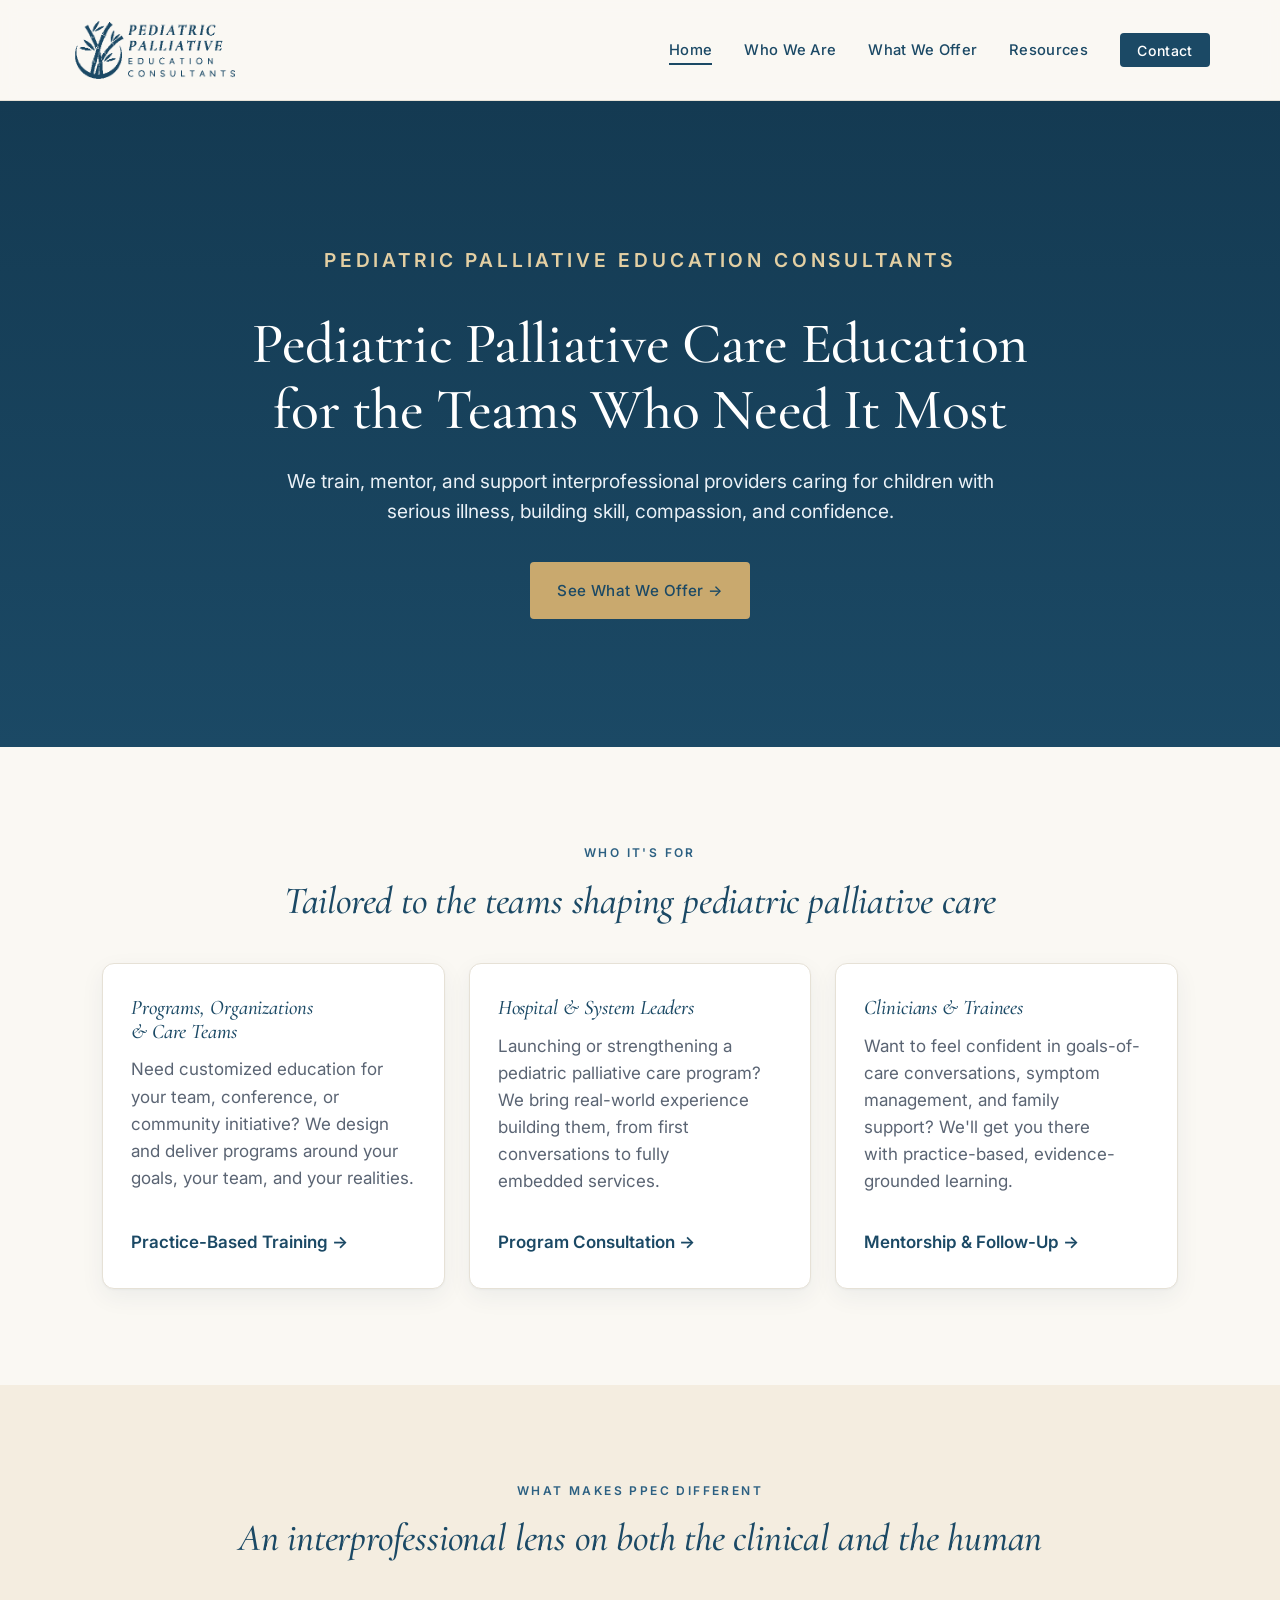
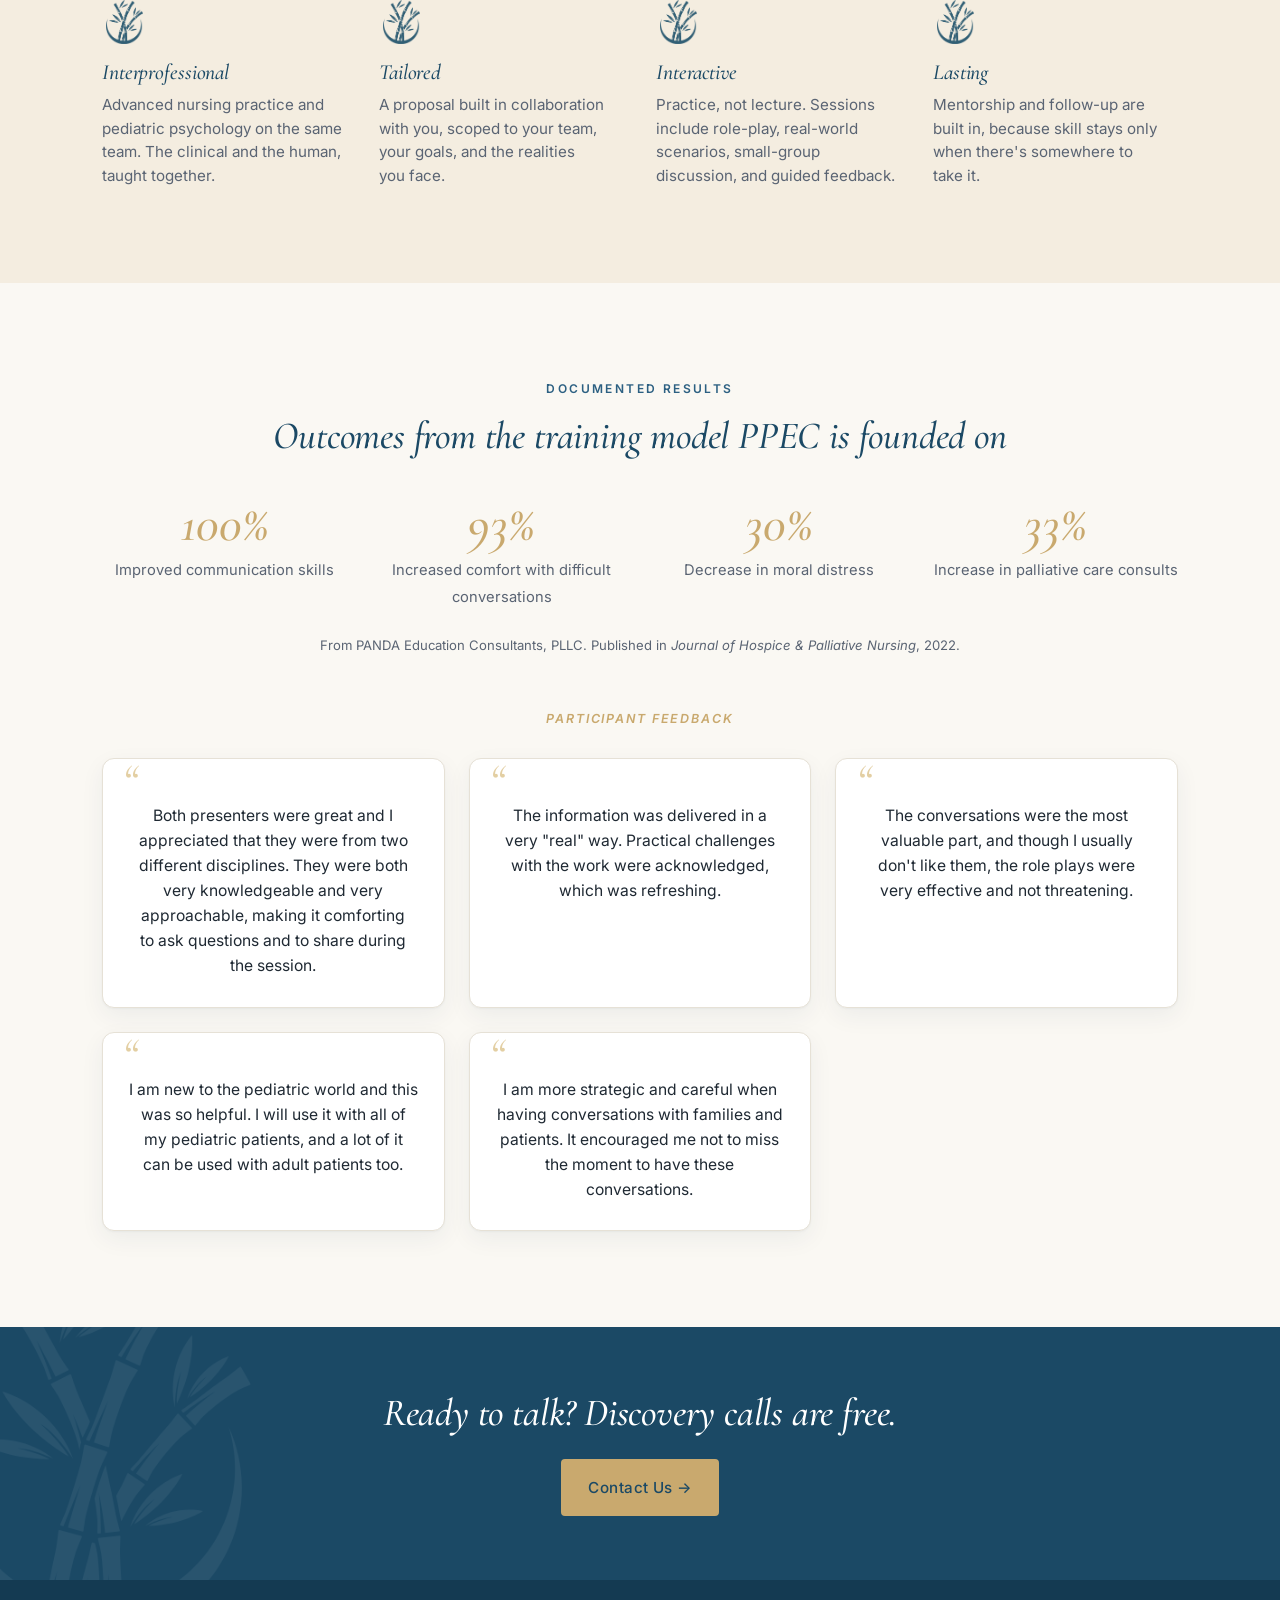
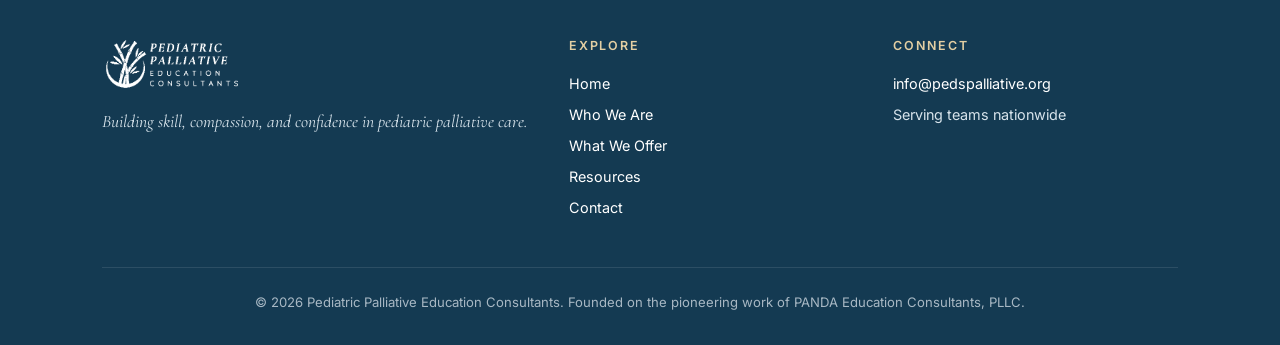
<file: index.html>
<!doctype html>
<html lang="en">
  <head>
    <meta charset="utf-8" />
    <meta name="viewport" content="width=device-width, initial-scale=1" />
    <title>PPEC · Pediatric Palliative Education Consultants</title>
    <meta
      name="description"
      content="Pediatric palliative care education, consultation, and mentorship for the interprofessional teams who care for children with serious illness."
    />
    <link rel="canonical" href="https://pedspalliative.org/" />
    <meta
      property="og:site_name"
      content="Pediatric Palliative Education Consultants"
    />
    <meta property="og:type" content="website" />
    <meta property="og:url" content="https://pedspalliative.org/" />
    <meta
      property="og:title"
      content="PPEC · Pediatric Palliative Education Consultants"
    />
    <meta
      property="og:description"
      content="Pediatric palliative care education, consultation, and mentorship for the interprofessional teams who care for children with serious illness."
    />
    <meta
      property="og:image"
      content="https://pedspalliative.org/assets/logo-stacked-navy.png"
    />
    <meta name="twitter:card" content="summary" />
    <meta
      name="twitter:image"
      content="https://pedspalliative.org/assets/logo-stacked-navy.png"
    />
    <meta
      name="twitter:title"
      content="PPEC · Pediatric Palliative Education Consultants"
    />
    <meta
      name="twitter:description"
      content="Pediatric palliative care education, consultation, and mentorship for the interprofessional teams who care for children with serious illness."
    />
    <link rel="preconnect" href="https://fonts.googleapis.com" />
    <link rel="preconnect" href="https://fonts.gstatic.com" crossorigin />
    <link
      href="https://fonts.googleapis.com/css2?family=Cormorant+Garamond:ital,wght@0,500;1,400;1,500;1,600&family=Inter:wght@400;500;600;700&display=swap"
      rel="stylesheet"
    />
    <link rel="icon" href="assets/favicon.ico" sizes="any" />
    <link rel="stylesheet" href="css/styles.css?v=5" />
    <script type="application/ld+json">
      {
        "@context": "https://schema.org",
        "@type": "Organization",
        "name": "Pediatric Palliative Education Consultants",
        "alternateName": "PPEC",
        "url": "https://pedspalliative.org/",
        "logo": "https://pedspalliative.org/assets/logo-stacked-navy.png",
        "email": "info@pedspalliative.org",
        "description": "Pediatric palliative care education, consultation, and mentorship for the interprofessional teams who care for children with serious illness.",
        "areaServed": "US",
        "knowsAbout": [
          "Pediatric palliative care",
          "Interprofessional education",
          "Clinical mentorship",
          "Goals of care communication",
          "Program consultation"
        ]
      }
    </script>
  </head>
  <body>
    <header class="site-header">
      <div class="container nav">
        <a href="index.html" class="nav__logo" aria-label="PPEC home">
          <img
            src="assets/logo-h-onlight.png"
            alt="Pediatric Palliative Education Consultants"
          />
        </a>
        <button
          class="nav__toggle"
          aria-expanded="false"
          aria-controls="primary-nav"
        >
          Menu
        </button>
        <ul class="nav__links" id="primary-nav">
          <li><a href="index.html" class="active">Home</a></li>
          <li><a href="about.html">Who We Are</a></li>
          <li><a href="services.html">What We Offer</a></li>
          <li><a href="resources.html">Resources</a></li>
          <li>
            <a href="contact.html?interest=explore" class="nav__cta">Contact</a>
          </li>
        </ul>
      </div>
    </header>

    <main>
      <!-- HERO -->
      <section class="hero">
        <div class="container hero__inner">
          <p class="eyebrow">Pediatric Palliative Education Consultants</p>
          <h1>
            Pediatric Palliative Care Education for the Teams Who Need It Most
          </h1>
          <p>
            We train, mentor, and support interprofessional providers caring for
            children with serious illness, building skill, compassion, and
            confidence.
          </p>
          <a href="services.html" class="btn btn--gold">See What We Offer →</a>
        </div>
      </section>

      <!-- WHO IT'S FOR -->
      <section class="section">
        <div class="container">
          <div class="center" style="margin-bottom: 1rem">
            <p class="eyebrow" style="color: var(--navy-soft)">Who it's for</p>
            <h2>Tailored to the teams shaping pediatric palliative care</h2>
          </div>
          <div class="card-grid">
            <article class="card">
              <h3>Programs, Organizations &amp; Care Teams</h3>
              <p>
                Need customized education for your team, conference, or
                community initiative? We design and deliver programs around your
                goals, your team, and your realities.
              </p>
              <a href="services.html#education">Practice-Based Training →</a>
            </article>
            <article class="card">
              <h3>Hospital &amp; System Leaders</h3>
              <p>
                Launching or strengthening a pediatric palliative care program?
                We bring real-world experience building them, from first
                conversations to fully embedded services.
              </p>
              <a href="services.html#consultation">Program Consultation →</a>
            </article>
            <article class="card">
              <h3>Clinicians &amp; Trainees</h3>
              <p>
                Want to feel confident in goals-of-care conversations, symptom
                management, and family support? We'll get you there with
                practice-based, evidence-grounded learning.
              </p>
              <a href="services.html#mentorship"
                >Mentorship &amp; Follow-Up →</a
              >
            </article>
          </div>
        </div>
      </section>

      <!-- WHAT MAKES PPEC DIFFERENT -->
      <section class="section section--cream">
        <div class="container">
          <div class="center" style="margin-bottom: 1rem">
            <p class="eyebrow" style="color: var(--navy-soft)">
              What makes PPEC different
            </p>
            <h2 style="max-width: 24em; margin: 0 auto">
              An interprofessional lens on both the clinical and the human
            </h2>
          </div>
          <div class="pillars">
            <div class="pillar">
              <div class="pillar__mark" aria-hidden="true"></div>
              <h3>Interprofessional</h3>
              <p>
                Advanced nursing practice and pediatric psychology on the same
                team. The clinical and the human, taught together.
              </p>
            </div>
            <div class="pillar">
              <div class="pillar__mark" aria-hidden="true"></div>
              <h3>Tailored</h3>
              <p>
                A proposal built in collaboration with you, scoped to your team,
                your goals, and the realities you face.
              </p>
            </div>
            <div class="pillar">
              <div class="pillar__mark" aria-hidden="true"></div>
              <h3>Interactive</h3>
              <p>
                Practice, not lecture. Sessions include role-play, real-world
                scenarios, small-group discussion, and guided feedback.
              </p>
            </div>
            <div class="pillar">
              <div class="pillar__mark" aria-hidden="true"></div>
              <h3>Lasting</h3>
              <p>
                Mentorship and follow-up are built in, because skill stays only
                when there's somewhere to take it.
              </p>
            </div>
          </div>
        </div>
      </section>

      <!-- DOCUMENTED RESULTS -->
      <section class="section">
        <div class="container center">
          <p class="eyebrow" style="color: var(--navy-soft)">
            Documented results
          </p>
          <h2 style="max-width: 22em; margin: 0 auto 0.5rem">
            Outcomes from the training model PPEC is founded on
          </h2>
          <div class="stats">
            <div class="stats__item">
              <span class="num">100%</span>
              <span class="label">Improved communication skills</span>
            </div>
            <div class="stats__item">
              <span class="num">93%</span>
              <span class="label"
                >Increased comfort with difficult conversations</span
              >
            </div>
            <div class="stats__item">
              <span class="num">30%</span>
              <span class="label">Decrease in moral distress</span>
            </div>
            <div class="stats__item">
              <span class="num">33%</span>
              <span class="label">Increase in palliative care consults</span>
            </div>
          </div>
          <p class="stats__caption">
            From PANDA Education Consultants, PLLC. Published in
            <em>Journal of Hospice &amp; Palliative Nursing</em>, 2022.
          </p>

          <div class="quotes">
            <h3 class="quotes__heading">Participant feedback</h3>
            <div class="quotes__grid">
              <blockquote class="quote">
                <p>
                  Both presenters were great and I appreciated that they were
                  from two different disciplines. They were both very
                  knowledgeable and very approachable, making it comforting to
                  ask questions and to share during the session.
                </p>
              </blockquote>
              <blockquote class="quote">
                <p>
                  The information was delivered in a very "real" way. Practical
                  challenges with the work were acknowledged, which was
                  refreshing.
                </p>
              </blockquote>
              <blockquote class="quote">
                <p>
                  The conversations were the most valuable part, and though I
                  usually don't like them, the role plays were very effective
                  and not threatening.
                </p>
              </blockquote>
              <blockquote class="quote">
                <p>
                  I am new to the pediatric world and this was so helpful. I
                  will use it with all of my pediatric patients, and a lot of it
                  can be used with adult patients too.
                </p>
              </blockquote>
              <blockquote class="quote">
                <p>
                  I am more strategic and careful when having conversations with
                  families and patients. It encouraged me not to miss the moment
                  to have these conversations.
                </p>
              </blockquote>
            </div>
          </div>
        </div>
      </section>

      <!-- CTA -->
      <section class="cta-banner">
        <div class="container">
          <h2>Ready to talk? Discovery calls are free.</h2>
          <a href="contact.html?interest=explore" class="btn btn--gold"
            >Contact Us →</a
          >
        </div>
      </section>
    </main>

    <footer class="site-footer">
      <div class="container">
        <div class="footer-grid">
          <div>
            <img src="assets/logo-h-ondark.png" alt="PPEC" />
            <p class="site-footer__tagline">
              Building skill, compassion, and confidence in
              <span class="nowrap">pediatric palliative care</span>.
            </p>
          </div>
          <div>
            <h4>Explore</h4>
            <ul>
              <li><a href="index.html">Home</a></li>
              <li><a href="about.html">Who We Are</a></li>
              <li><a href="services.html">What We Offer</a></li>
              <li><a href="resources.html">Resources</a></li>
              <li><a href="contact.html?interest=explore">Contact</a></li>
            </ul>
          </div>
          <div>
            <h4>Connect</h4>
            <ul>
              <li>
                <a href="mailto:info@pedspalliative.org"
                  >info@pedspalliative.org</a
                >
              </li>
              <li>Serving teams nationwide</li>
            </ul>
          </div>
        </div>
        <div class="site-footer__legal">
          © 2026 Pediatric Palliative Education Consultants. Founded on the
          pioneering work of PANDA Education Consultants, PLLC.
        </div>
      </div>
    </footer>

    <script src="js/main.js"></script>
  </body>
</html>
</file>
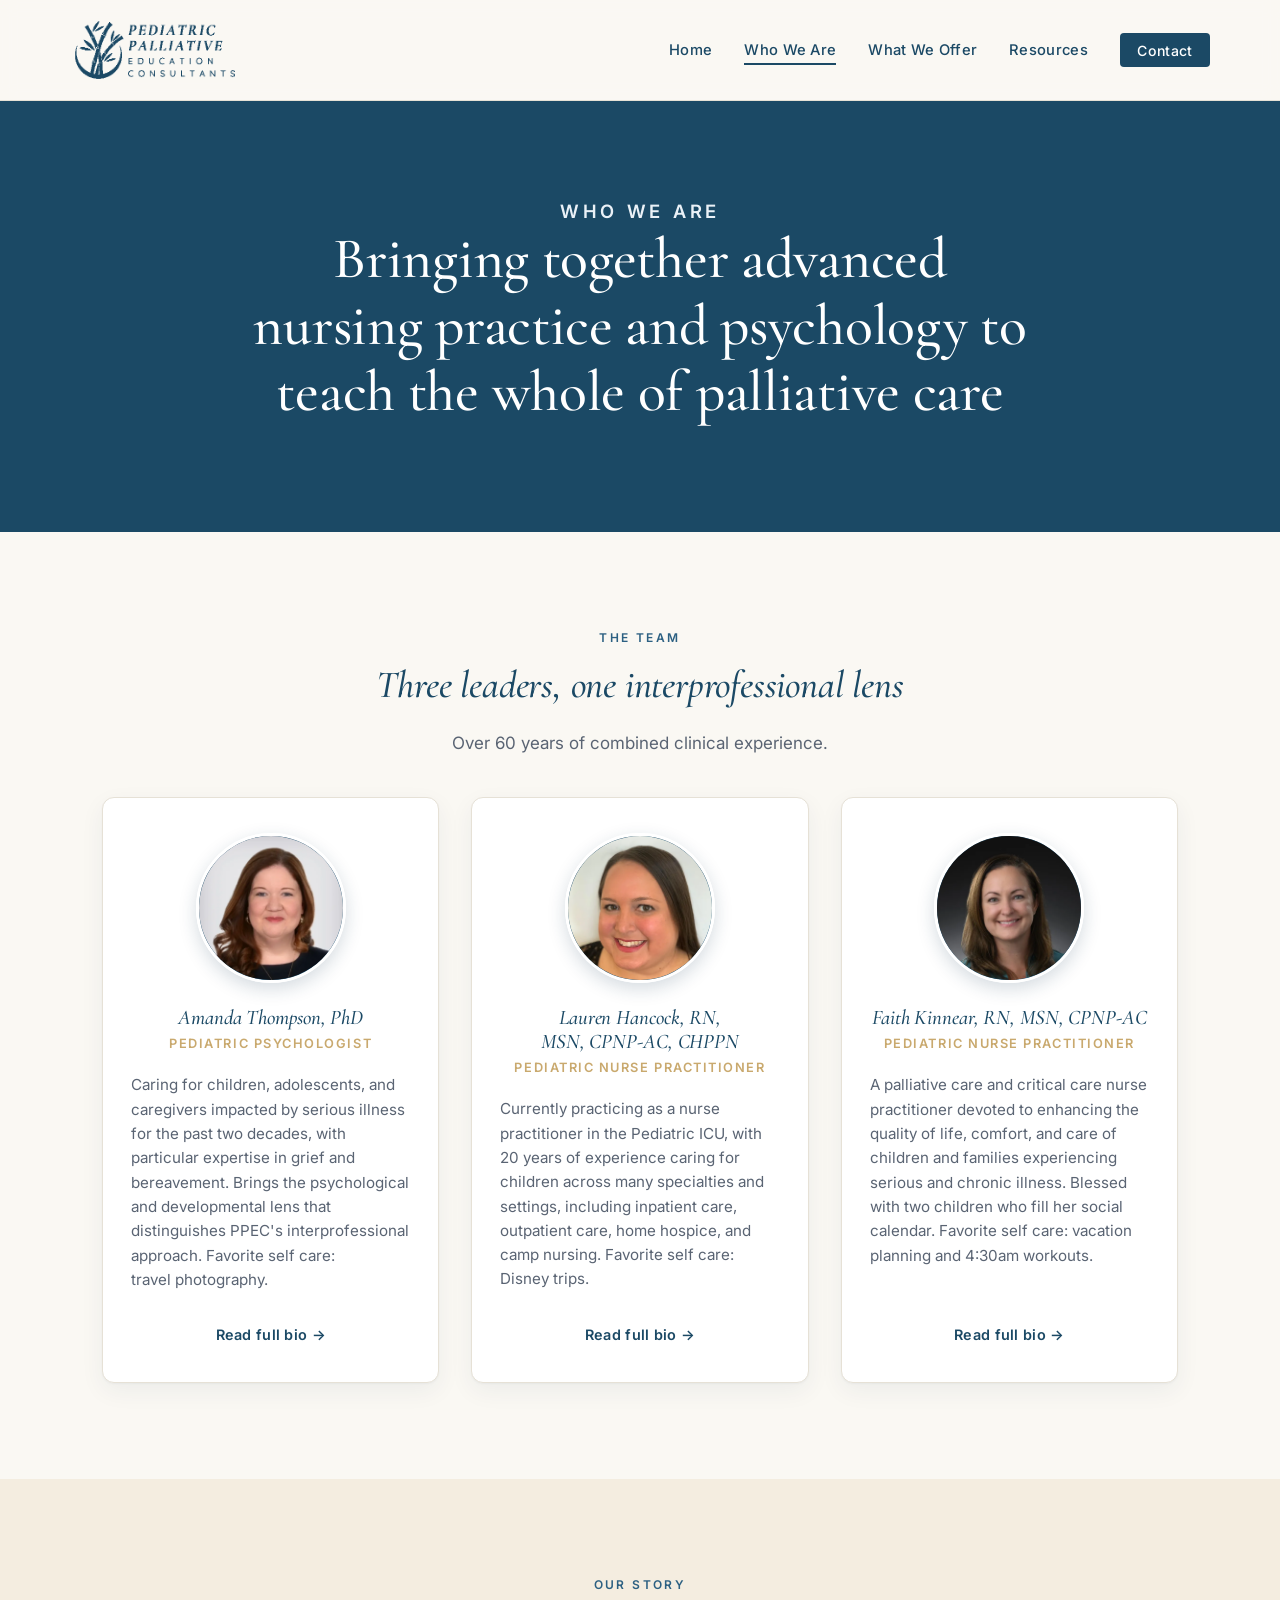
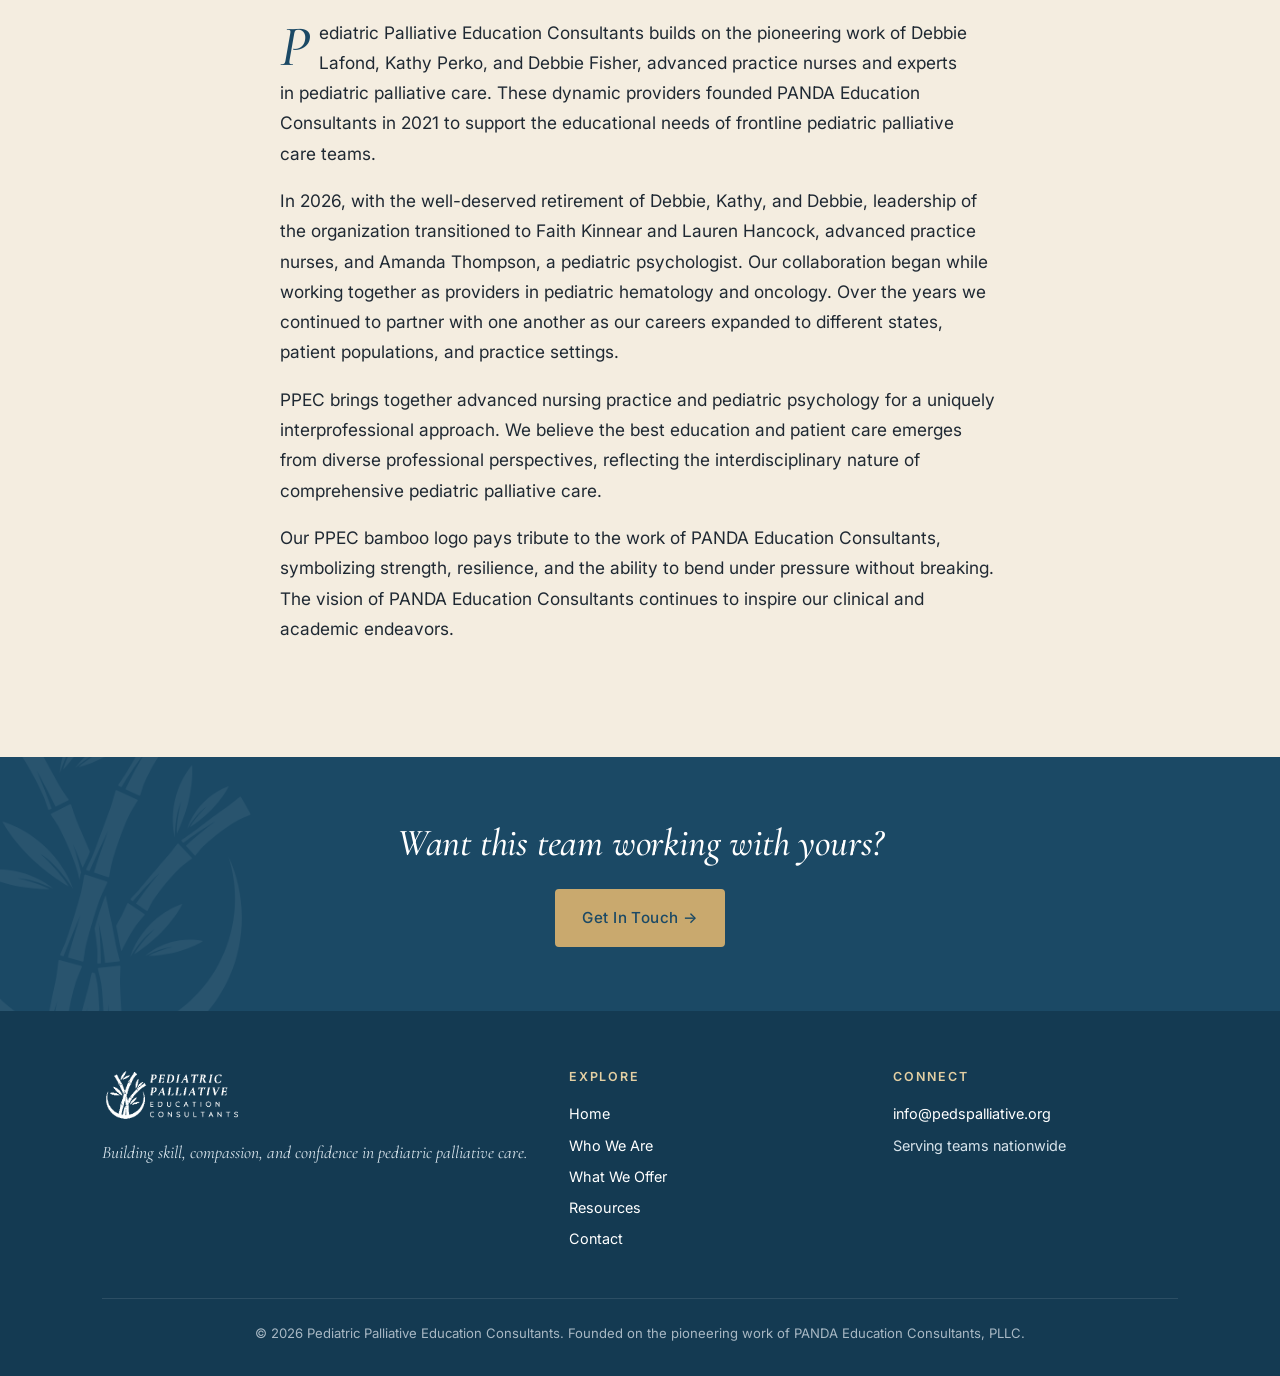
<file: about.html>
<!doctype html>
<html lang="en">
  <head>
    <meta charset="utf-8" />
    <meta name="viewport" content="width=device-width, initial-scale=1" />
    <title>Who We Are · PPEC</title>
    <meta
      name="description"
      content="Meet the interprofessional leadership of Pediatric Palliative Education Consultants, building on the pioneering work of PANDA Education Consultants, PLLC."
    />
    <link rel="canonical" href="https://pedspalliative.org/about.html" />
    <meta
      property="og:site_name"
      content="Pediatric Palliative Education Consultants"
    />
    <meta property="og:type" content="website" />
    <meta property="og:url" content="https://pedspalliative.org/about.html" />
    <meta property="og:title" content="Who We Are · PPEC" />
    <meta
      property="og:description"
      content="Meet the interprofessional leadership of Pediatric Palliative Education Consultants, building on the pioneering work of PANDA Education Consultants, PLLC."
    />
    <meta
      property="og:image"
      content="https://pedspalliative.org/assets/logo-stacked-navy.png"
    />
    <meta name="twitter:card" content="summary" />
    <meta
      name="twitter:image"
      content="https://pedspalliative.org/assets/logo-stacked-navy.png"
    />
    <meta name="twitter:title" content="Who We Are · PPEC" />
    <meta
      name="twitter:description"
      content="Meet the interprofessional leadership of Pediatric Palliative Education Consultants, building on the pioneering work of PANDA Education Consultants, PLLC."
    />
    <link rel="preconnect" href="https://fonts.googleapis.com" />
    <link rel="preconnect" href="https://fonts.gstatic.com" crossorigin />
    <link
      href="https://fonts.googleapis.com/css2?family=Cormorant+Garamond:ital,wght@0,500;1,400;1,500;1,600&family=Inter:wght@400;500;600;700&display=swap"
      rel="stylesheet"
    />
    <link rel="icon" href="assets/favicon.ico" sizes="any" />
    <link rel="stylesheet" href="css/styles.css?v=5" />
    <script type="application/ld+json">
      {
        "@context": "https://schema.org",
        "@type": "Organization",
        "name": "Pediatric Palliative Education Consultants",
        "alternateName": "PPEC",
        "url": "https://pedspalliative.org/",
        "logo": "https://pedspalliative.org/assets/logo-stacked-navy.png",
        "email": "info@pedspalliative.org",
        "description": "Pediatric palliative care education, consultation, and mentorship for the interprofessional teams who care for children with serious illness.",
        "areaServed": "US",
        "knowsAbout": [
          "Pediatric palliative care",
          "Interprofessional education",
          "Clinical mentorship",
          "Goals of care communication",
          "Program consultation"
        ]
      }
    </script>
    <script type="application/ld+json">
      {
        "@context": "https://schema.org",
        "@graph": [
          {
            "@type": "Person",
            "name": "Amanda Thompson",
            "honorificSuffix": "PhD",
            "jobTitle": "Pediatric Psychologist",
            "worksFor": {
              "@type": "Organization",
              "name": "Pediatric Palliative Education Consultants"
            }
          },
          {
            "@type": "Person",
            "name": "Lauren Hancock",
            "honorificSuffix": "RN, MSN, CPNP-AC, CHPPN",
            "jobTitle": "Pediatric Nurse Practitioner",
            "worksFor": {
              "@type": "Organization",
              "name": "Pediatric Palliative Education Consultants"
            }
          },
          {
            "@type": "Person",
            "name": "Faith Kinnear",
            "honorificSuffix": "RN, MSN, CPNP-AC",
            "jobTitle": "Pediatric Nurse Practitioner",
            "worksFor": {
              "@type": "Organization",
              "name": "Pediatric Palliative Education Consultants"
            }
          }
        ]
      }
    </script>
  </head>
  <body>
    <header class="site-header">
      <div class="container nav">
        <a href="index.html" class="nav__logo" aria-label="PPEC home">
          <img
            src="assets/logo-h-onlight.png"
            alt="Pediatric Palliative Education Consultants"
          />
        </a>
        <button
          class="nav__toggle"
          aria-expanded="false"
          aria-controls="primary-nav"
        >
          Menu
        </button>
        <ul class="nav__links" id="primary-nav">
          <li><a href="index.html">Home</a></li>
          <li><a href="about.html" class="active">Who We Are</a></li>
          <li><a href="services.html">What We Offer</a></li>
          <li><a href="resources.html">Resources</a></li>
          <li>
            <a href="contact.html?interest=explore" class="nav__cta">Contact</a>
          </li>
        </ul>
      </div>
    </header>

    <main>
      <section class="page-hero">
        <div class="container">
          <p class="eyebrow eyebrow--light">Who we are</p>
          <h1>
            Bringing together advanced nursing practice and psychology to teach
            the whole of palliative care
          </h1>
        </div>
      </section>

      <!-- THE TEAM -->
      <section class="section">
        <div class="container">
          <div class="center" style="margin-bottom: 1rem">
            <p class="eyebrow" style="color: var(--navy-soft)">The team</p>
            <h2>Three leaders, one interprofessional lens</h2>
            <p class="muted" style="margin-top: 0.5rem">
              Over 60 years of combined clinical experience.
            </p>
          </div>

          <div class="team-grid">
            <article class="team-card">
              <img
                class="headshot headshot--photo bio-trigger"
                src="assets/headshot-amanda.png"
                alt="Amanda Thompson"
                data-bio="amanda"
              />
              <h3>Amanda Thompson, PhD</h3>
              <p class="creds">Pediatric Psychologist</p>
              <p class="bio">
                Caring for children, adolescents, and caregivers impacted by
                serious illness for the past two decades, with particular
                expertise in grief and bereavement. Brings the psychological and
                developmental lens that distinguishes PPEC's interprofessional
                approach. Favorite self care: travel photography.
              </p>
              <button class="bio-more" data-bio="amanda" aria-haspopup="dialog">
                Read full bio →
              </button>
            </article>

            <article class="team-card">
              <img
                class="headshot headshot--photo bio-trigger"
                src="assets/headshot-lauren.png"
                alt="Lauren Hancock"
                data-bio="lauren"
              />
              <h3>Lauren Hancock, RN, MSN, CPNP-AC, CHPPN</h3>
              <p class="creds">Pediatric Nurse Practitioner</p>
              <p class="bio">
                Currently practicing as a nurse practitioner in the Pediatric
                ICU, with 20 years of experience caring for children across many
                specialties and settings, including inpatient care, outpatient
                care, home hospice, and camp nursing. Favorite self care: Disney
                trips.
              </p>
              <button class="bio-more" data-bio="lauren" aria-haspopup="dialog">
                Read full bio →
              </button>
            </article>

            <article class="team-card">
              <img
                class="headshot headshot--photo bio-trigger"
                src="assets/headshot-faith.png"
                alt="Faith Kinnear"
                data-bio="faith"
              />
              <h3>Faith Kinnear, RN, MSN, CPNP-AC</h3>
              <p class="creds">Pediatric Nurse Practitioner</p>
              <p class="bio">
                A palliative care and critical care nurse practitioner devoted
                to enhancing the quality of life, comfort, and care of children
                and families experiencing serious and chronic illness. Blessed
                with two children who fill her social calendar. Favorite self
                care: vacation planning and 4:30am workouts.
              </p>
              <button class="bio-more" data-bio="faith" aria-haspopup="dialog">
                Read full bio →
              </button>
            </article>
          </div>
        </div>
      </section>

      <!-- FULL BIO SOURCES (hidden; cloned into the modal on open) -->
      <div class="bio-sources" hidden>
        <div id="bio-amanda">
          <img
            class="bio-modal__photo"
            src="assets/headshot-amanda.png"
            alt="Amanda Thompson"
          />
          <p class="bio-modal__name">Amanda Thompson, PhD</p>
          <p class="bio-modal__creds">Pediatric Psychologist</p>
          <p>
            For almost two decades, Dr. Amanda Thompson has dedicated her career
            as a pediatric psychologist to caring for and improving the lives of
            children, adolescents, and families impacted by serious and
            life-threatening illness. She received her Ph.D. in
            Clinical-Developmental Psychology from the University of Pittsburgh,
            completed her predoctoral residency in pediatric psychology at the
            A.I. duPont Hospital for Children in Wilmington, DE (now Nemours),
            and completed a two-year post-doctoral fellowship in pediatric
            psycho-oncology at Nationwide Children's Hospital in Columbus, OH.
            Dr. Thompson then spent a decade as the Director of Psychology and
            Psychosocial Services in the Center for Cancer and Blood Disorders
            at Children's National Hospital, building robust psychology and
            psychosocial teams and creating a psychology training program. She
            then transitioned to Chief of Pediatric Psychology and Director of
            Pediatric Programs at Life with Cancer, the psychosocial program arm
            of Inova Schar Cancer in Fairfax, VA, where she continued her
            service to the cancer community through 2025.
          </p>
          <p>
            Dr. Thompson has a national presence as an author of the Standards
            of Psychosocial Care for Children with Cancer and their Families and
            as project lead on the development of Competencies for Psychologists
            Practicing in Pediatric Palliative Care (Thompson et al, 2025). She
            has previously served as chair of the Pediatrics/AYA Special
            Interest Group of the American Psychosocial Oncology Society (APOS)
            and as board member on the Pediatrics Council of the American
            Academy of Hospice and Palliative Medicine (AAPHM). Dr. Thompson is
            the American Psychological Association's representative to the
            Pediatrics Division of the National Coalition of Hospice and
            Palliative Care and is a member of the Coalition's expert panel
            developing the 5th edition of the Clinical Practice Guidelines for
            Quality Palliative Care. She also leads a national network of
            psychologists practicing in pediatric palliative care, providing
            mentorship and support to early and mid-career psychologists in
            hospitals across the country.
          </p>
          <p>
            Dr. Thompson has published in numerous peer-reviewed journals (<a
              href="https://orcid.org/0000-0002-9683-9809"
              target="_blank"
              rel="noopener"
              >orcid.org/0000-0002-9683-9809</a
            >), regularly presents at national and international scientific
            conferences, and teaches frequently in hospitals and the community
            on psycho-oncology, palliative care, interdisciplinary care, and
            grief and bereavement. Dr. Thompson was awarded the Outstanding
            Clinical Care award from APOS in 2024 and is a Fellow of both APOS
            and Division 54 (Society of Pediatric Psychology) of APA. Finally,
            she is an adjunct professor at the University of Maryland, where she
            teaches in their Interprofessional Pediatric Palliative Care
            master's program.
          </p>
          <p>
            Currently, Dr. Thompson is a staff psychologist at The Snow
            Psychology Group where she provides psychotherapy services to
            children, adolescents, and emerging adults experiencing anxiety,
            depression, adjustment difficulties, and stress related to medical
            or family circumstances. She is especially passionate about
            supporting older adolescents and emerging adults, including those
            who are grieving the death of a loved one or coping with serious
            illness within their family.
          </p>
          <p>
            When not at work, Dr. Thompson enjoys spending time with her rescue
            greyhound, Bala, watching her nieces and nephew play ice hockey, and
            feeding her infinite wanderlust by traveling whenever possible and
            capturing those experiences through her love of photography.
          </p>
        </div>

        <div id="bio-lauren">
          <img
            class="bio-modal__photo"
            src="assets/headshot-lauren.png"
            alt="Lauren Hancock"
          />
          <p class="bio-modal__name">Lauren Hancock, RN, MSN, CPNP-AC, CHPPN</p>
          <p class="bio-modal__creds">Pediatric Nurse Practitioner</p>
          <p>
            Lauren Hancock has over 20 years of experience as a pediatric
            clinician and currently serves as the Advanced Practice Provider
            Manager for the Pediatric Service Line at Inova L.J. Murphy
            Children's Hospital in Northern Virginia, where she leads the team
            of APPs working in pediatrics across the health system. Her nursing
            career began in 2006 and spans a broad range of pediatric
            specialties, including bone marrow transplant, neonatal ICU,
            pediatric stepdown, camp nursing, pediatric ICU, primary care,
            pediatric hospice and palliative care, neuro-oncology, and cardiac
            ICU.
          </p>
          <p>
            Lauren completed her undergraduate education at Georgetown
            University and her graduate nursing education at the University of
            Pennsylvania, where she trained as a Pediatric Nurse Practitioner in
            Acute Care with a specialization in Pediatric Oncology and a minor
            in Palliative Care. She has since completed multiple extensive
            training programs in pediatric palliative care.
          </p>
          <p>
            In her current role as a Nurse Practitioner in the Pediatric ICU,
            Lauren provides family-centered care for children, adolescents, and
            young adults with critical illness, with an emphasis on primary
            palliative care throughout her critical care practice. She spent
            eight years as a nurse practitioner in a Pediatric Neuro-Oncology
            program, caring for children undergoing therapy for brain tumors,
            speaking frequently at national and international conferences on
            their care, and leading research and quality-improvement work on
            integrating pediatric palliative care into the neuro-oncology
            clinic.
          </p>
          <p>
            Lauren has also worked as a nurse practitioner in pediatric hospice
            and previously served as Nursing Director at Victory Junction, a
            camp for children with chronic and life-threatening illness, where
            she remains active as a founding member of the Medical Resource
            Group. At camp she learned to ask "Yes, but how can we do it
            safely?" instead of "No," and she brings that spirit to creatively
            improving the lives of her patients and their families.
          </p>
          <p>
            She is a Certified Hospice and Palliative Pediatric Nurse and a
            former Certified Pediatric Hematology Oncology Nurse, and has
            received the Alumni Award for Clinical Excellence from the
            University of Pennsylvania and the Jean Ferguson Excellence in
            Nursing Practice Award from the Association of Pediatric Hematology
            Oncology Nurses.
          </p>
          <p>
            Outside of work, Lauren lives in Washington, DC and enjoys
            traveling, reading, the beach, all things Disney, cuddling with her
            dog Oliver, and being an auntie to her friends' children.
          </p>
        </div>

        <div id="bio-faith">
          <img
            class="bio-modal__photo"
            src="assets/headshot-faith.png"
            alt="Faith Kinnear"
          />
          <p class="bio-modal__name">Faith Kinnear, RN, MSN, CPNP-AC</p>
          <p class="bio-modal__creds">Pediatric Nurse Practitioner</p>
          <p>
            Faith Kinnear is a pediatric nurse practitioner whose clinical work
            bridges palliative care and critical care, focused on enhancing the
            quality of life, comfort, and care of children and families living
            with serious and chronic illness.
          </p>
          <p>
            She brings a bedside-grounded perspective to PPEC's education,
            including how teams navigate parallel planning with families,
            helping them prepare for an uncertain road while staying present to
            the day in front of them. Faith's collaboration with Amanda and
            Lauren began in pediatric hematology and oncology and has continued
            across states and settings.
          </p>
          <p>
            Blessed with two children who keep her social calendar full, Faith's
            favorite self care is vacation planning and her 4:30am workouts.
          </p>
        </div>
      </div>

      <!-- BIO MODAL (center peek) -->
      <div
        class="bio-modal"
        id="bio-modal"
        role="dialog"
        aria-modal="true"
        hidden
      >
        <div class="bio-modal__backdrop" data-bio-close></div>
        <div class="bio-modal__panel" role="document">
          <button class="bio-modal__close" data-bio-close aria-label="Close">
            ×
          </button>
          <div class="bio-modal__body"></div>
        </div>
      </div>

      <!-- OUR STORY -->
      <section class="section section--cream">
        <div class="container">
          <div class="center" style="margin-bottom: 1.5rem">
            <p class="eyebrow" style="color: var(--navy-soft)">Our story</p>
          </div>
          <div class="story">
            <p>
              Pediatric Palliative Education Consultants builds on the
              pioneering work of Debbie Lafond, Kathy Perko, and Debbie Fisher,
              advanced practice nurses and experts in pediatric palliative care.
              These dynamic providers founded PANDA Education Consultants in
              2021 to support the educational needs of frontline pediatric
              palliative care teams.
            </p>
            <p>
              In 2026, with the well-deserved retirement of Debbie, Kathy, and
              Debbie, leadership of the organization transitioned to Faith
              Kinnear and Lauren Hancock, advanced practice nurses, and Amanda
              Thompson, a pediatric psychologist. Our collaboration began while
              working together as providers in pediatric hematology and
              oncology. Over the years we continued to partner with one another
              as our careers expanded to different states, patient populations,
              and practice settings.
            </p>
            <p>
              PPEC brings together advanced nursing practice and pediatric
              psychology for a uniquely interprofessional approach. We believe
              the best education and patient care emerges from diverse
              professional perspectives, reflecting the interdisciplinary nature
              of comprehensive pediatric palliative care.
            </p>
            <p>
              Our PPEC bamboo logo pays tribute to the work of PANDA Education
              Consultants, symbolizing strength, resilience, and the ability to
              bend under pressure without breaking. The vision of PANDA
              Education Consultants continues to inspire our clinical and
              academic endeavors.
            </p>
          </div>
        </div>
      </section>

      <!-- CTA -->
      <section class="cta-banner">
        <div class="container">
          <h2>Want this team working with yours?</h2>
          <a href="contact.html?interest=explore" class="btn btn--gold"
            >Get In Touch →</a
          >
        </div>
      </section>
    </main>

    <footer class="site-footer">
      <div class="container">
        <div class="footer-grid">
          <div>
            <img src="assets/logo-h-ondark.png" alt="PPEC" />
            <p class="site-footer__tagline">
              Building skill, compassion, and confidence in
              <span class="nowrap">pediatric palliative care</span>.
            </p>
          </div>
          <div>
            <h4>Explore</h4>
            <ul>
              <li><a href="index.html">Home</a></li>
              <li><a href="about.html">Who We Are</a></li>
              <li><a href="services.html">What We Offer</a></li>
              <li><a href="resources.html">Resources</a></li>
              <li><a href="contact.html?interest=explore">Contact</a></li>
            </ul>
          </div>
          <div>
            <h4>Connect</h4>
            <ul>
              <li>
                <a href="mailto:info@pedspalliative.org"
                  >info@pedspalliative.org</a
                >
              </li>
              <li>Serving teams nationwide</li>
            </ul>
          </div>
        </div>
        <div class="site-footer__legal">
          © 2026 Pediatric Palliative Education Consultants. Founded on the
          pioneering work of PANDA Education Consultants, PLLC.
        </div>
      </div>
    </footer>

    <script src="js/main.js"></script>
  </body>
</html>
</file>
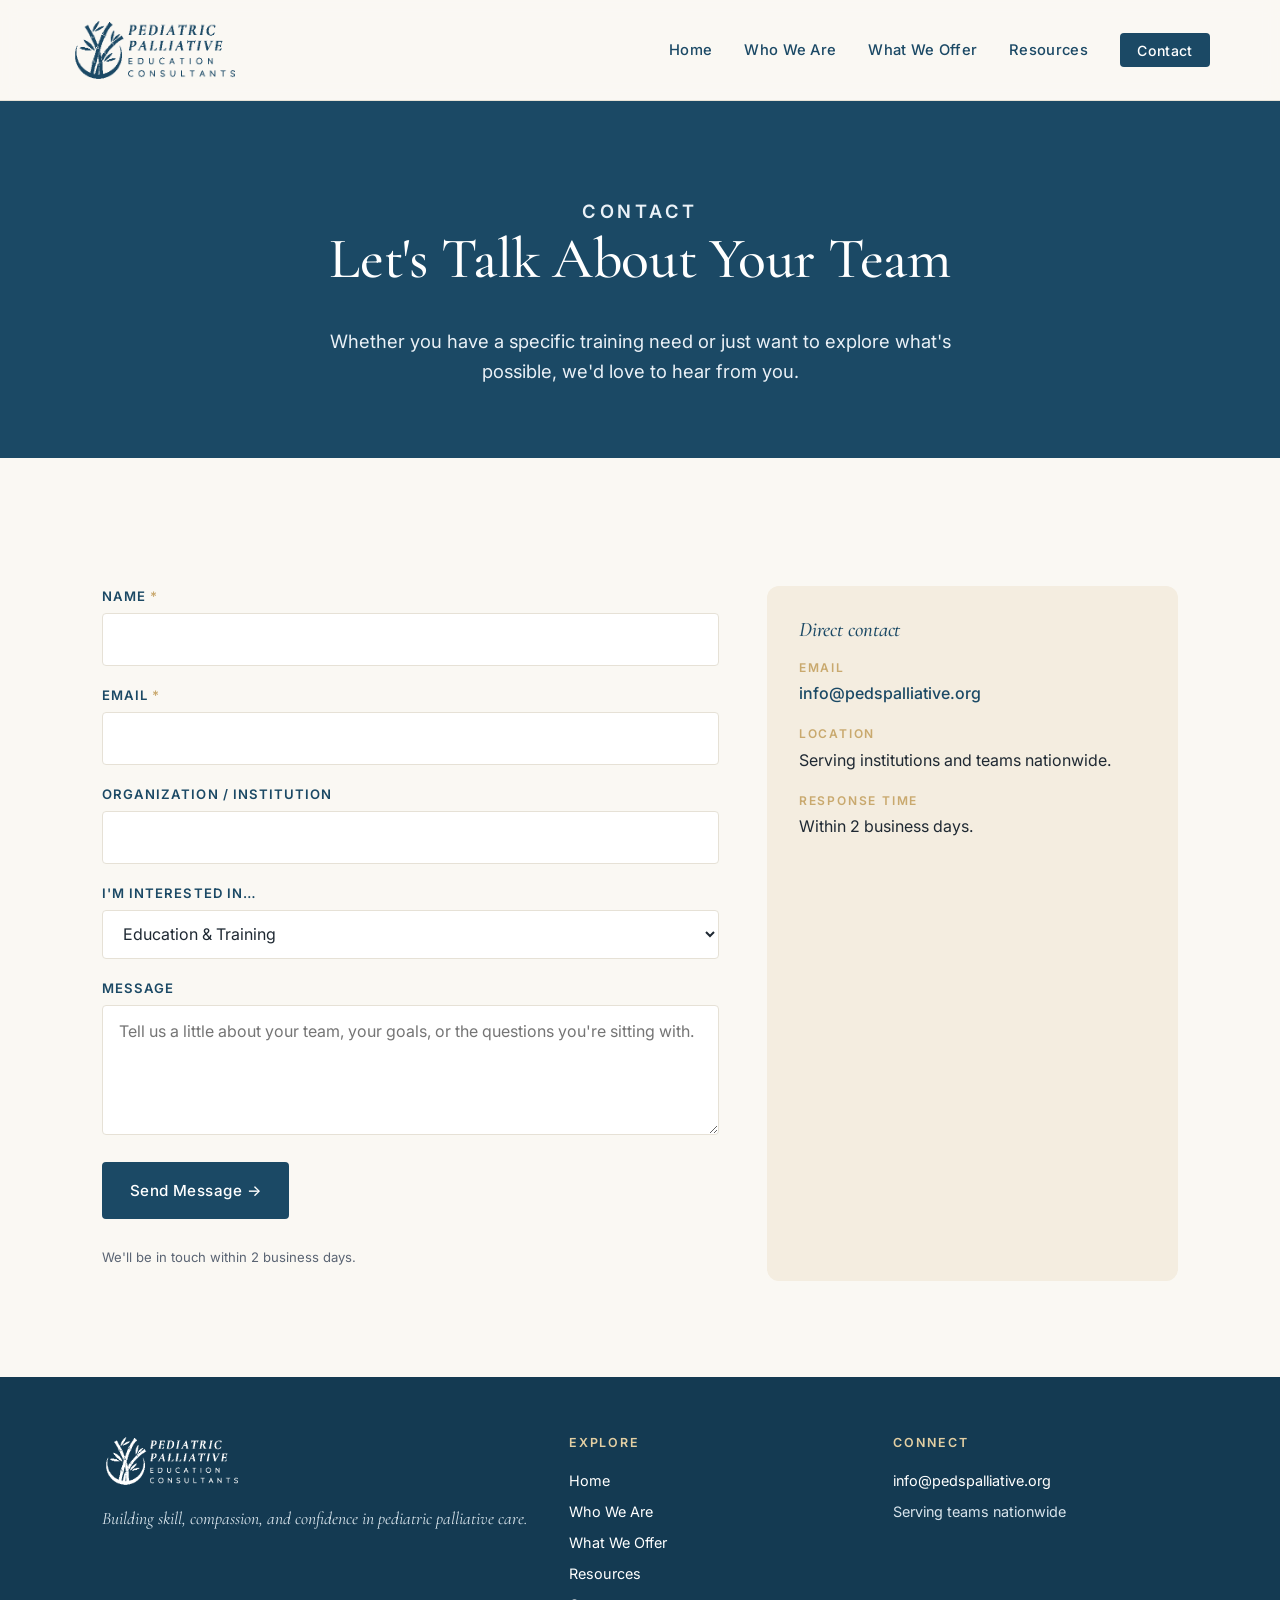
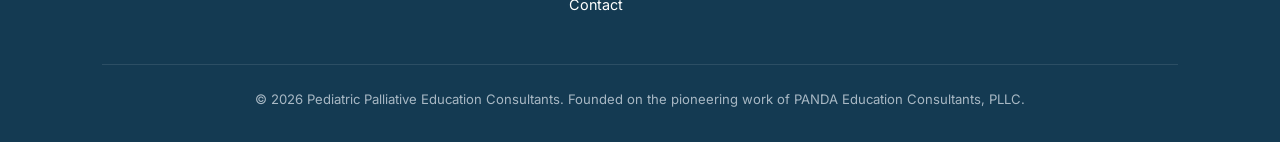
<file: contact.html>
<!doctype html>
<html lang="en">
  <head>
    <meta charset="utf-8" />
    <meta name="viewport" content="width=device-width, initial-scale=1" />
    <title>Contact · PPEC</title>
    <meta
      name="description"
      content="Talk with the PPEC team about education, consultation, or mentorship for your pediatric palliative care work."
    />
    <link rel="canonical" href="https://pedspalliative.org/contact.html" />
    <meta
      property="og:site_name"
      content="Pediatric Palliative Education Consultants"
    />
    <meta property="og:type" content="website" />
    <meta property="og:url" content="https://pedspalliative.org/contact.html" />
    <meta property="og:title" content="Contact · PPEC" />
    <meta
      property="og:description"
      content="Talk with the PPEC team about education, consultation, or mentorship for your pediatric palliative care work."
    />
    <meta
      property="og:image"
      content="https://pedspalliative.org/assets/logo-stacked-navy.png"
    />
    <meta name="twitter:card" content="summary" />
    <meta
      name="twitter:image"
      content="https://pedspalliative.org/assets/logo-stacked-navy.png"
    />
    <meta name="twitter:title" content="Contact · PPEC" />
    <meta
      name="twitter:description"
      content="Talk with the PPEC team about education, consultation, or mentorship for your pediatric palliative care work."
    />
    <link rel="preconnect" href="https://fonts.googleapis.com" />
    <link rel="preconnect" href="https://fonts.gstatic.com" crossorigin />
    <link
      href="https://fonts.googleapis.com/css2?family=Cormorant+Garamond:ital,wght@0,500;1,400;1,500;1,600&family=Inter:wght@400;500;600;700&display=swap"
      rel="stylesheet"
    />
    <link rel="icon" href="assets/favicon.ico" sizes="any" />
    <link rel="stylesheet" href="css/styles.css?v=5" />
    <script type="application/ld+json">
      {
        "@context": "https://schema.org",
        "@type": "Organization",
        "name": "Pediatric Palliative Education Consultants",
        "alternateName": "PPEC",
        "url": "https://pedspalliative.org/",
        "logo": "https://pedspalliative.org/assets/logo-stacked-navy.png",
        "email": "info@pedspalliative.org",
        "description": "Pediatric palliative care education, consultation, and mentorship for the interprofessional teams who care for children with serious illness.",
        "areaServed": "US",
        "knowsAbout": [
          "Pediatric palliative care",
          "Interprofessional education",
          "Clinical mentorship",
          "Goals of care communication",
          "Program consultation"
        ]
      }
    </script>
  </head>
  <body>
    <header class="site-header">
      <div class="container nav">
        <a href="index.html" class="nav__logo" aria-label="PPEC home">
          <img
            src="assets/logo-h-onlight.png"
            alt="Pediatric Palliative Education Consultants"
          />
        </a>
        <button
          class="nav__toggle"
          aria-expanded="false"
          aria-controls="primary-nav"
        >
          Menu
        </button>
        <ul class="nav__links" id="primary-nav">
          <li><a href="index.html">Home</a></li>
          <li><a href="about.html">Who We Are</a></li>
          <li><a href="services.html">What We Offer</a></li>
          <li><a href="resources.html">Resources</a></li>
          <li>
            <a href="contact.html?interest=explore" class="nav__cta active"
              >Contact</a
            >
          </li>
        </ul>
      </div>
    </header>

    <main>
      <section class="page-hero">
        <div class="container">
          <p class="eyebrow eyebrow--light">Contact</p>
          <h1>Let's Talk About Your Team</h1>
          <p>
            Whether you have a specific training need or just want to explore
            what's possible, we'd love to hear from you.
          </p>
        </div>
      </section>

      <section class="section">
        <div class="container">
          <div class="contact-grid">
            <!-- FORM -->
            <form
              class="form"
              id="contact-form"
              action="https://api.web3forms.com/submit"
              method="POST"
            >
              <!-- Web3Forms delivery — submissions land in the info@ shared
                   mailbox. Replace the access_key value with the real key
                   (from web3forms.com, registered against info@pedspalliative.org)
                   before deploying. -->
              <input
                type="hidden"
                name="access_key"
                value="a3045221-800d-4a3e-880b-ab8ae08a239c"
              />
              <input
                type="hidden"
                name="subject"
                value="New inquiry from pedspalliative.org"
              />
              <input type="hidden" name="from_name" value="PPEC Website" />
              <!-- Honeypot: bots fill this; real visitors never see it -->
              <input
                type="checkbox"
                name="botcheck"
                style="display: none !important"
                tabindex="-1"
                autocomplete="off"
                aria-hidden="true"
              />
              <div>
                <label for="name">Name <span class="req">*</span></label>
                <input type="text" id="name" name="name" required />
              </div>
              <div>
                <label for="email">Email <span class="req">*</span></label>
                <input type="email" id="email" name="email" required />
              </div>
              <div>
                <label for="org">Organization / Institution</label>
                <input type="text" id="org" name="organization" />
              </div>
              <div>
                <label for="interest">I'm interested in…</label>
                <select id="interest" name="interest">
                  <option>Education &amp; Training</option>
                  <option>Consultation</option>
                  <option>Mentorship</option>
                  <option>Just exploring</option>
                </select>
              </div>
              <div>
                <label for="message">Message</label>
                <textarea
                  id="message"
                  name="message"
                  placeholder="Tell us a little about your team, your goals, or the questions you're sitting with."
                ></textarea>
              </div>
              <div>
                <button type="submit" class="btn btn--primary">
                  Send Message →
                </button>
              </div>
              <p class="muted" style="font-size: 0.82rem; margin-top: 0.5rem">
                We'll be in touch within 2 business days.
              </p>
              <p
                id="form-status"
                class="form-status"
                role="status"
                aria-live="polite"
                hidden
              ></p>
            </form>

            <!-- DIRECT INFO -->
            <aside class="contact-info">
              <h3>Direct contact</h3>
              <dl>
                <div>
                  <dt>Email</dt>
                  <dd>
                    <a href="mailto:info@pedspalliative.org"
                      >info@pedspalliative.org</a
                    >
                  </dd>
                </div>
                <div>
                  <dt>Location</dt>
                  <dd>Serving institutions and teams nationwide.</dd>
                </div>
                <div>
                  <dt>Response time</dt>
                  <dd>Within 2 business days.</dd>
                </div>
              </dl>
            </aside>
          </div>
        </div>
      </section>
    </main>

    <footer class="site-footer">
      <div class="container">
        <div class="footer-grid">
          <div>
            <img src="assets/logo-h-ondark.png" alt="PPEC" />
            <p class="site-footer__tagline">
              Building skill, compassion, and confidence in
              <span class="nowrap">pediatric palliative care</span>.
            </p>
          </div>
          <div>
            <h4>Explore</h4>
            <ul>
              <li><a href="index.html">Home</a></li>
              <li><a href="about.html">Who We Are</a></li>
              <li><a href="services.html">What We Offer</a></li>
              <li><a href="resources.html">Resources</a></li>
              <li><a href="contact.html?interest=explore">Contact</a></li>
            </ul>
          </div>
          <div>
            <h4>Connect</h4>
            <ul>
              <li>
                <a href="mailto:info@pedspalliative.org"
                  >info@pedspalliative.org</a
                >
              </li>
              <li>Serving teams nationwide</li>
            </ul>
          </div>
        </div>
        <div class="site-footer__legal">
          © 2026 Pediatric Palliative Education Consultants. Founded on the
          pioneering work of PANDA Education Consultants, PLLC.
        </div>
      </div>
    </footer>

    <script src="js/main.js"></script>
  </body>
</html>
</file>
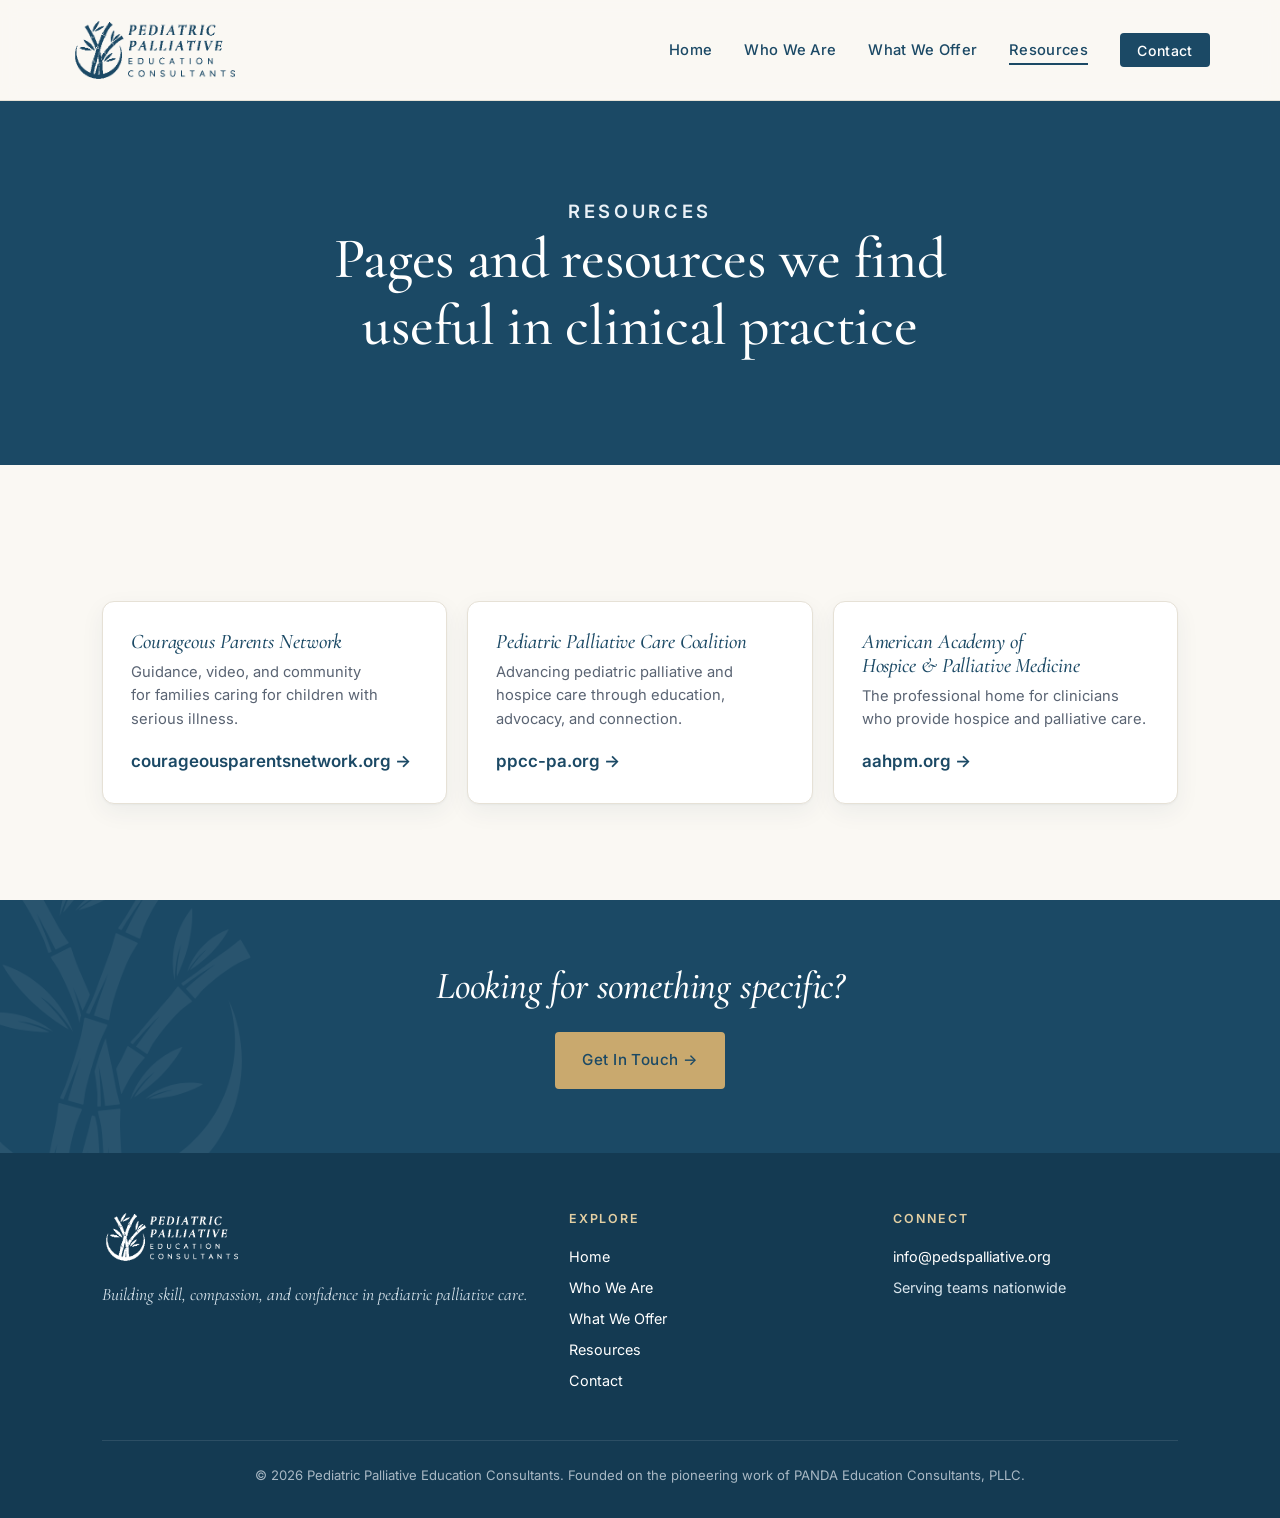
<file: resources.html>
<!doctype html>
<html lang="en">
  <head>
    <meta charset="utf-8" />
    <meta name="viewport" content="width=device-width, initial-scale=1" />
    <title>Resources · PPEC</title>
    <meta
      name="description"
      content="Pages and resources the PPEC team finds useful in pediatric palliative care practice."
    />
    <link rel="canonical" href="https://pedspalliative.org/resources.html" />
    <meta
      property="og:site_name"
      content="Pediatric Palliative Education Consultants"
    />
    <meta property="og:type" content="website" />
    <meta
      property="og:url"
      content="https://pedspalliative.org/resources.html"
    />
    <meta property="og:title" content="Resources · PPEC" />
    <meta
      property="og:description"
      content="Pages and resources the PPEC team finds useful in pediatric palliative care practice."
    />
    <meta
      property="og:image"
      content="https://pedspalliative.org/assets/logo-stacked-navy.png"
    />
    <meta name="twitter:card" content="summary" />
    <meta
      name="twitter:image"
      content="https://pedspalliative.org/assets/logo-stacked-navy.png"
    />
    <meta name="twitter:title" content="Resources · PPEC" />
    <meta
      name="twitter:description"
      content="Pages and resources the PPEC team finds useful in pediatric palliative care practice."
    />
    <link rel="preconnect" href="https://fonts.googleapis.com" />
    <link rel="preconnect" href="https://fonts.gstatic.com" crossorigin />
    <link
      href="https://fonts.googleapis.com/css2?family=Cormorant+Garamond:ital,wght@0,500;1,400;1,500;1,600&family=Inter:wght@400;500;600;700&display=swap"
      rel="stylesheet"
    />
    <link rel="icon" href="assets/favicon.ico" sizes="any" />
    <link rel="stylesheet" href="css/styles.css?v=5" />
    <script type="application/ld+json">
      {
        "@context": "https://schema.org",
        "@type": "Organization",
        "name": "Pediatric Palliative Education Consultants",
        "alternateName": "PPEC",
        "url": "https://pedspalliative.org/",
        "logo": "https://pedspalliative.org/assets/logo-stacked-navy.png",
        "email": "info@pedspalliative.org",
        "description": "Pediatric palliative care education, consultation, and mentorship for the interprofessional teams who care for children with serious illness.",
        "areaServed": "US",
        "knowsAbout": [
          "Pediatric palliative care",
          "Interprofessional education",
          "Clinical mentorship",
          "Goals of care communication",
          "Program consultation"
        ]
      }
    </script>
  </head>
  <body>
    <header class="site-header">
      <div class="container nav">
        <a href="index.html" class="nav__logo" aria-label="PPEC home">
          <img
            src="assets/logo-h-onlight.png"
            alt="Pediatric Palliative Education Consultants"
          />
        </a>
        <button
          class="nav__toggle"
          aria-expanded="false"
          aria-controls="primary-nav"
        >
          Menu
        </button>
        <ul class="nav__links" id="primary-nav">
          <li><a href="index.html">Home</a></li>
          <li><a href="about.html">Who We Are</a></li>
          <li><a href="services.html">What We Offer</a></li>
          <li><a href="resources.html" class="active">Resources</a></li>
          <li>
            <a href="contact.html?interest=explore" class="nav__cta">Contact</a>
          </li>
        </ul>
      </div>
    </header>

    <main>
      <section class="page-hero">
        <div class="container">
          <p class="eyebrow eyebrow--light">Resources</p>
          <h1>Pages and resources we find useful in clinical practice</h1>
        </div>
      </section>

      <section class="section">
        <div class="container">
          <div class="resource-list">
            <article class="resource">
              <h3>Courageous Parents Network</h3>
              <p>
                Guidance, video, and community for families caring for children
                with serious illness.
              </p>
              <a
                href="https://courageousparentsnetwork.org/"
                target="_blank"
                rel="noopener"
                >courageousparentsnetwork.org →</a
              >
            </article>

            <article class="resource">
              <h3>Pediatric Palliative Care Coalition</h3>
              <p>
                Advancing pediatric palliative and hospice care through
                education, advocacy, and connection.
              </p>
              <a href="https://www.ppcc-pa.org/" target="_blank" rel="noopener"
                >ppcc-pa.org →</a
              >
            </article>

            <article class="resource">
              <h3>American Academy of Hospice &amp; Palliative Medicine</h3>
              <p>
                The professional home for clinicians who provide hospice and
                palliative care.
              </p>
              <a href="https://aahpm.org/" target="_blank" rel="noopener"
                >aahpm.org →</a
              >
            </article>
          </div>
        </div>
      </section>

      <!-- CTA -->
      <section class="cta-banner">
        <div class="container">
          <h2>Looking for something specific?</h2>
          <a href="contact.html?interest=explore" class="btn btn--gold"
            >Get In Touch →</a
          >
        </div>
      </section>
    </main>

    <footer class="site-footer">
      <div class="container">
        <div class="footer-grid">
          <div>
            <img src="assets/logo-h-ondark.png" alt="PPEC" />
            <p class="site-footer__tagline">
              Building skill, compassion, and confidence in
              <span class="nowrap">pediatric palliative care</span>.
            </p>
          </div>
          <div>
            <h4>Explore</h4>
            <ul>
              <li><a href="index.html">Home</a></li>
              <li><a href="about.html">Who We Are</a></li>
              <li><a href="services.html">What We Offer</a></li>
              <li><a href="resources.html">Resources</a></li>
              <li><a href="contact.html?interest=explore">Contact</a></li>
            </ul>
          </div>
          <div>
            <h4>Connect</h4>
            <ul>
              <li>
                <a href="mailto:info@pedspalliative.org"
                  >info@pedspalliative.org</a
                >
              </li>
              <li>Serving teams nationwide</li>
            </ul>
          </div>
        </div>
        <div class="site-footer__legal">
          © 2026 Pediatric Palliative Education Consultants. Founded on the
          pioneering work of PANDA Education Consultants, PLLC.
        </div>
      </div>
    </footer>

    <script src="js/main.js"></script>
  </body>
</html>
</file>
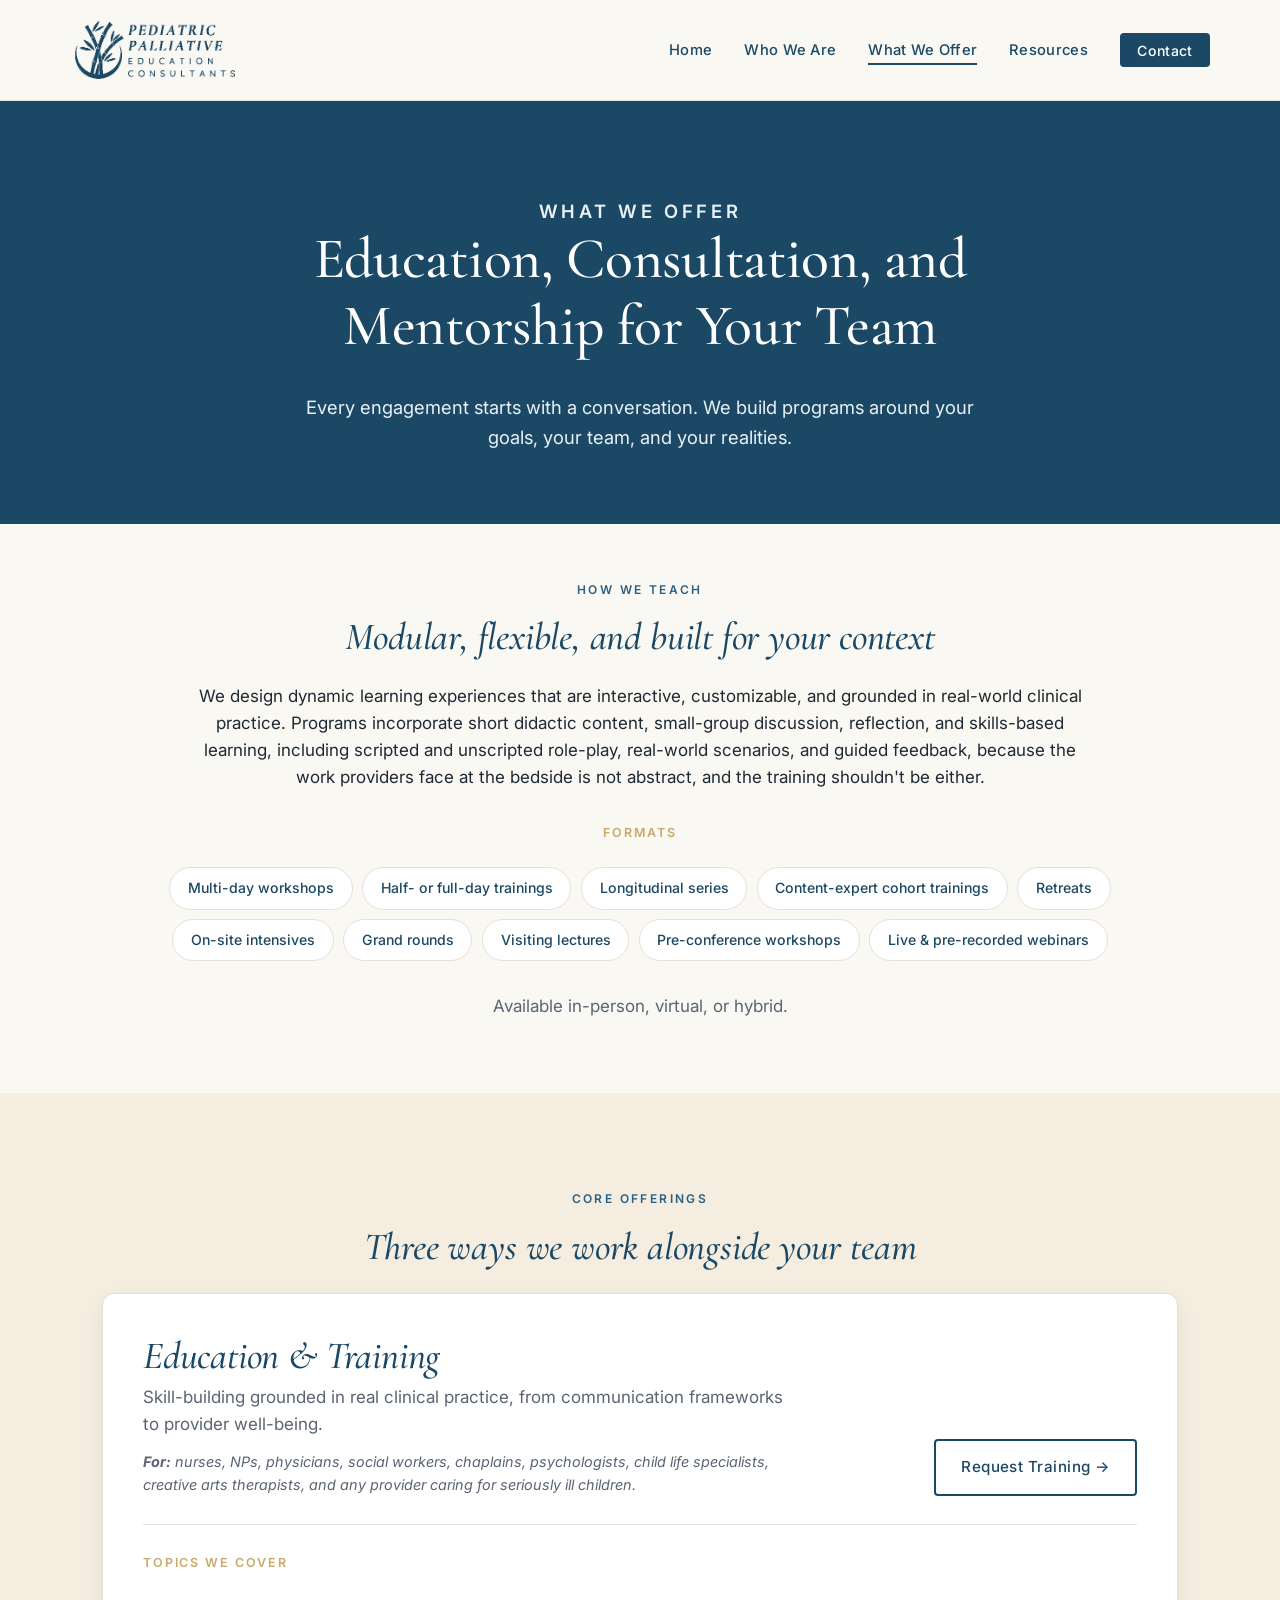
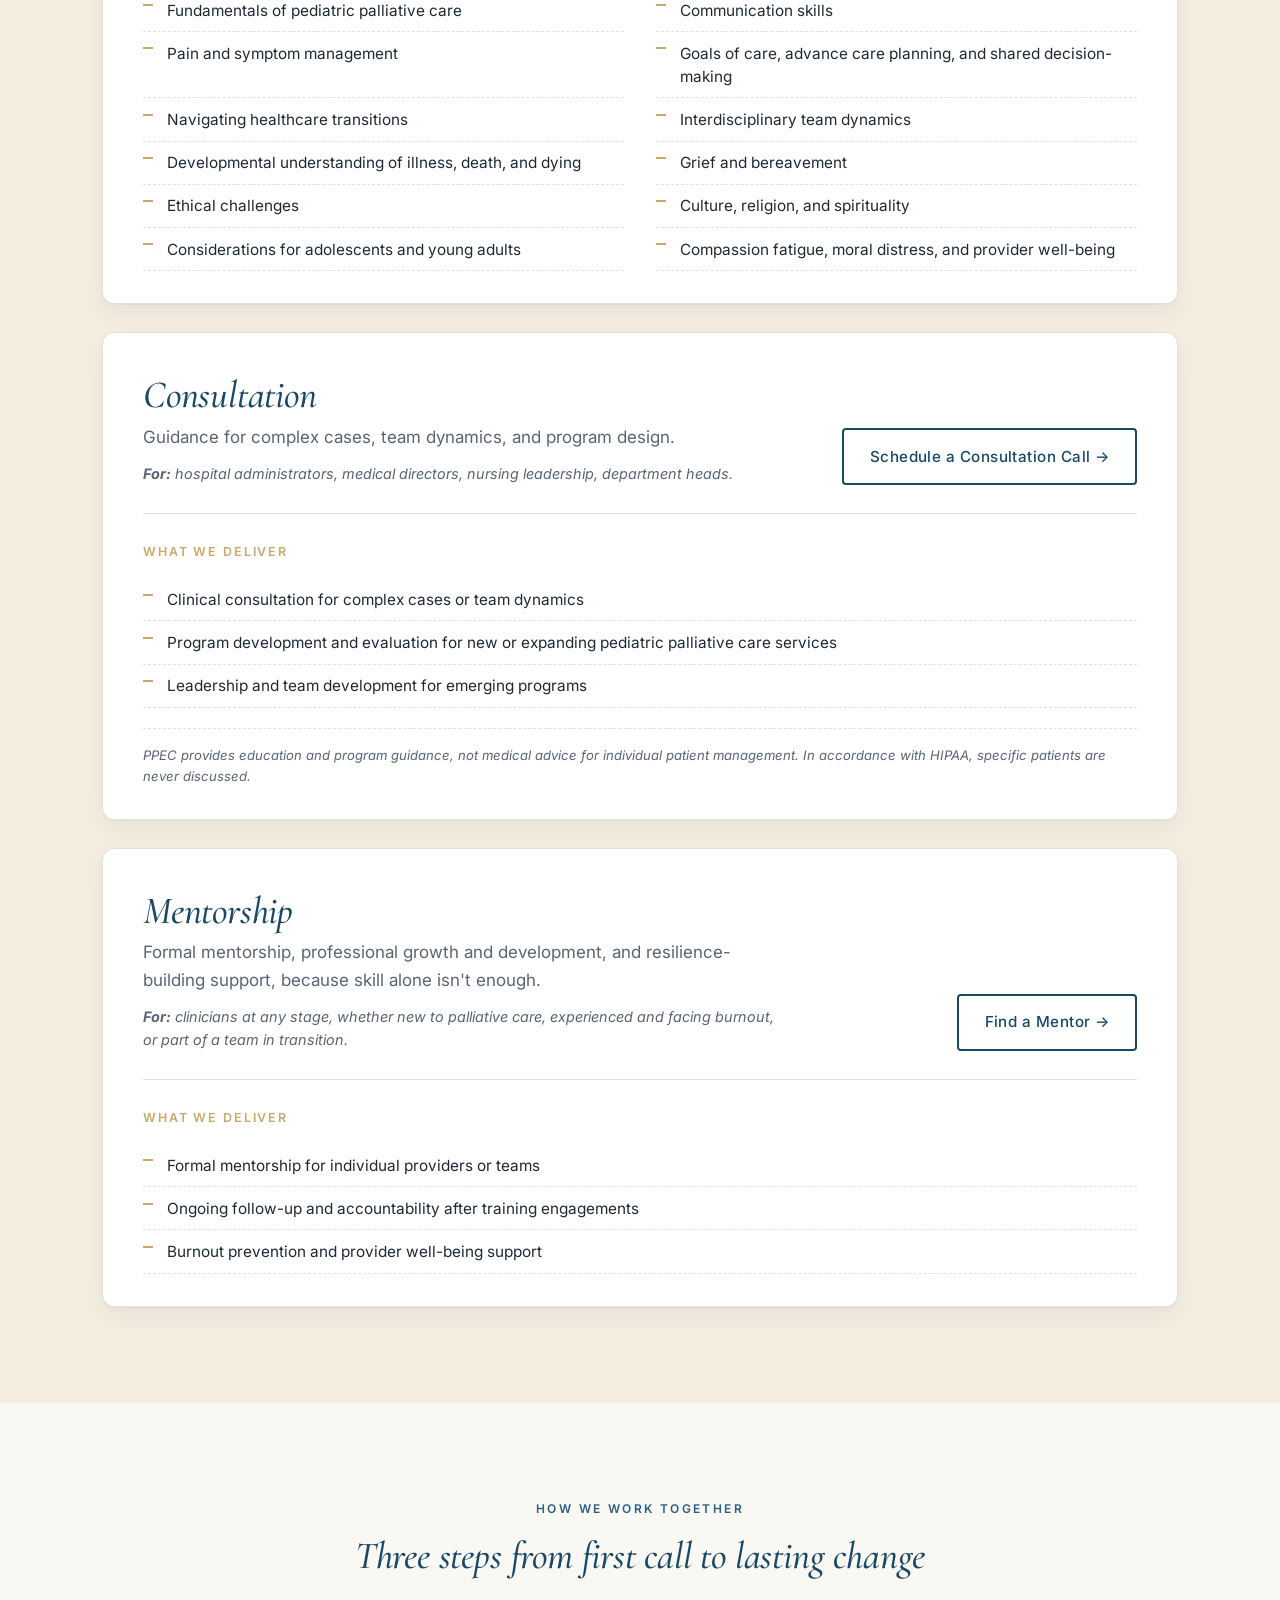
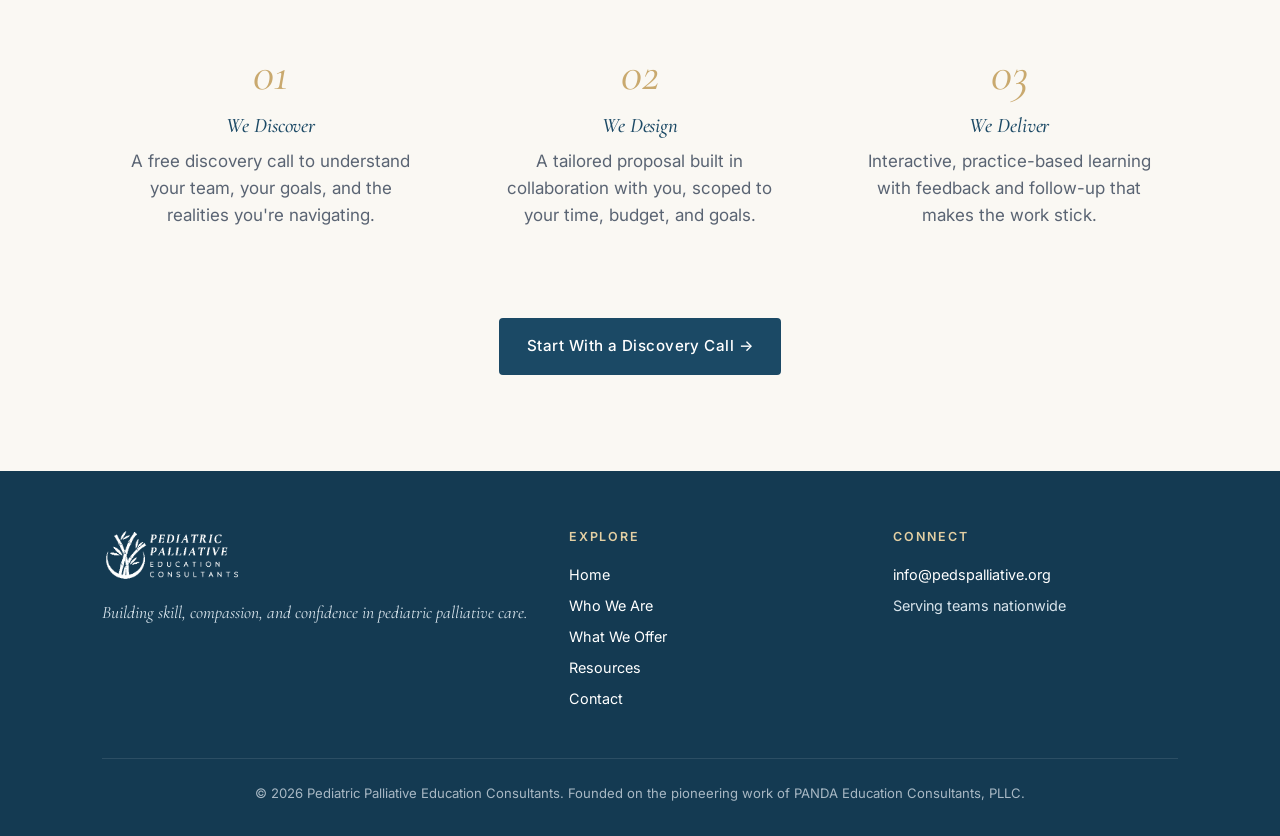
<file: services.html>
<!doctype html>
<html lang="en">
  <head>
    <meta charset="utf-8" />
    <meta name="viewport" content="width=device-width, initial-scale=1" />
    <title>What We Offer · PPEC</title>
    <meta
      name="description"
      content="Education, training, consultation, and mentorship for interprofessional teams caring for children with serious illness."
    />
    <link rel="canonical" href="https://pedspalliative.org/services.html" />
    <meta
      property="og:site_name"
      content="Pediatric Palliative Education Consultants"
    />
    <meta property="og:type" content="website" />
    <meta
      property="og:url"
      content="https://pedspalliative.org/services.html"
    />
    <meta property="og:title" content="What We Offer · PPEC" />
    <meta
      property="og:description"
      content="Education, training, consultation, and mentorship for interprofessional teams caring for children with serious illness."
    />
    <meta
      property="og:image"
      content="https://pedspalliative.org/assets/logo-stacked-navy.png"
    />
    <meta name="twitter:card" content="summary" />
    <meta
      name="twitter:image"
      content="https://pedspalliative.org/assets/logo-stacked-navy.png"
    />
    <meta name="twitter:title" content="What We Offer · PPEC" />
    <meta
      name="twitter:description"
      content="Education, training, consultation, and mentorship for interprofessional teams caring for children with serious illness."
    />
    <link rel="preconnect" href="https://fonts.googleapis.com" />
    <link rel="preconnect" href="https://fonts.gstatic.com" crossorigin />
    <link
      href="https://fonts.googleapis.com/css2?family=Cormorant+Garamond:ital,wght@0,500;1,400;1,500;1,600&family=Inter:wght@400;500;600;700&display=swap"
      rel="stylesheet"
    />
    <link rel="icon" href="assets/favicon.ico" sizes="any" />
    <link rel="stylesheet" href="css/styles.css?v=5" />
    <script type="application/ld+json">
      {
        "@context": "https://schema.org",
        "@type": "Organization",
        "name": "Pediatric Palliative Education Consultants",
        "alternateName": "PPEC",
        "url": "https://pedspalliative.org/",
        "logo": "https://pedspalliative.org/assets/logo-stacked-navy.png",
        "email": "info@pedspalliative.org",
        "description": "Pediatric palliative care education, consultation, and mentorship for the interprofessional teams who care for children with serious illness.",
        "areaServed": "US",
        "knowsAbout": [
          "Pediatric palliative care",
          "Interprofessional education",
          "Clinical mentorship",
          "Goals of care communication",
          "Program consultation"
        ]
      }
    </script>
  </head>
  <body>
    <header class="site-header">
      <div class="container nav">
        <a href="index.html" class="nav__logo" aria-label="PPEC home">
          <img
            src="assets/logo-h-onlight.png"
            alt="Pediatric Palliative Education Consultants"
          />
        </a>
        <button
          class="nav__toggle"
          aria-expanded="false"
          aria-controls="primary-nav"
        >
          Menu
        </button>
        <ul class="nav__links" id="primary-nav">
          <li><a href="index.html">Home</a></li>
          <li><a href="about.html">Who We Are</a></li>
          <li><a href="services.html" class="active">What We Offer</a></li>
          <li><a href="resources.html">Resources</a></li>
          <li>
            <a href="contact.html?interest=explore" class="nav__cta">Contact</a>
          </li>
        </ul>
      </div>
    </header>

    <main>
      <section class="page-hero">
        <div class="container">
          <p class="eyebrow eyebrow--light">What we offer</p>
          <h1>Education, Consultation, and Mentorship for Your Team</h1>
          <p>
            Every engagement starts with a conversation. We build programs
            around your goals, your team, and your realities.
          </p>
        </div>
      </section>

      <!-- HOW WE TEACH / DELIVERY FORMATS -->
      <section class="section section--tight">
        <div class="container center">
          <p class="eyebrow" style="color: var(--navy-soft)">How we teach</p>
          <h2>Modular, flexible, and built for your context</h2>
          <p style="max-width: 52em; margin-left: auto; margin-right: auto">
            We design dynamic learning experiences that are interactive,
            customizable, and grounded in real-world clinical practice. Programs
            incorporate short didactic content, small-group discussion,
            reflection, and skills-based learning, including scripted and
            unscripted role-play, real-world scenarios, and guided feedback,
            because the work providers face at the bedside is not abstract, and
            the training shouldn't be either.
          </p>
          <p class="service__body__heading" style="margin-top: 2rem">Formats</p>
          <div class="chips">
            <span class="chip">Multi-day workshops</span>
            <span class="chip">Half- or full-day trainings</span>
            <span class="chip">Longitudinal series</span>
            <span class="chip">Content-expert cohort trainings</span>
            <span class="chip">Retreats</span>
            <span class="chip">On-site intensives</span>
            <span class="chip">Grand rounds</span>
            <span class="chip">Visiting lectures</span>
            <span class="chip">Pre-conference workshops</span>
            <span class="chip">Live &amp; pre-recorded webinars</span>
          </div>
          <p class="muted">Available in-person, virtual, or hybrid.</p>
        </div>
      </section>

      <!-- CORE OFFERINGS -->
      <section class="section section--cream">
        <div class="container">
          <div class="center" style="margin-bottom: 1.5rem">
            <p class="eyebrow" style="color: var(--navy-soft)">
              Core offerings
            </p>
            <h2>Three ways we work alongside your team</h2>
          </div>

          <article class="service" id="education">
            <div class="service__head">
              <div>
                <h2>Education &amp; Training</h2>
                <p class="muted">
                  Skill-building grounded in real clinical practice, from
                  communication frameworks to provider well-being.
                </p>
                <p class="who">
                  <strong>For:</strong> nurses, NPs, physicians, social workers,
                  chaplains, psychologists, child life specialists, creative
                  arts therapists, and any provider caring for seriously ill
                  children.
                </p>
              </div>
              <div class="service__cta">
                <a
                  href="contact.html?interest=training"
                  class="btn btn--ghost-navy"
                  >Request Training →</a
                >
              </div>
            </div>
            <div class="service__body">
              <p class="service__body__heading">Topics we cover</p>
              <ul>
                <li>Fundamentals of pediatric palliative care</li>
                <li>Communication skills</li>
                <li>Pain and symptom management</li>
                <li>
                  Goals of care, advance care planning, and shared
                  decision-making
                </li>
                <li>Navigating healthcare transitions</li>
                <li>Interdisciplinary team dynamics</li>
                <li>
                  Developmental understanding of illness, death, and dying
                </li>
                <li>Grief and bereavement</li>
                <li>Ethical challenges</li>
                <li>Culture, religion, and spirituality</li>
                <li>Considerations for adolescents and young adults</li>
                <li>
                  Compassion fatigue, moral distress, and provider well-being
                </li>
              </ul>
            </div>
          </article>

          <article class="service" id="consultation">
            <div class="service__head">
              <div>
                <h2>Consultation</h2>
                <p class="muted">
                  Guidance for complex cases, team dynamics, and program design.
                </p>
                <p class="who">
                  <strong>For:</strong> hospital administrators, medical
                  directors, nursing leadership, department heads.
                </p>
              </div>
              <div class="service__cta">
                <a
                  href="contact.html?interest=consultation"
                  class="btn btn--ghost-navy"
                  >Schedule a Consultation Call →</a
                >
              </div>
            </div>
            <div class="service__body">
              <p class="service__body__heading">What we deliver</p>
              <ul class="list-single">
                <li>
                  Clinical consultation for complex cases or team dynamics
                </li>
                <li>
                  Program development and evaluation for new or expanding
                  pediatric palliative care services
                </li>
                <li>Leadership and team development for emerging programs</li>
              </ul>
              <p class="service__disclaimer">
                PPEC provides education and program guidance, not medical advice
                for individual patient management. In accordance with HIPAA,
                specific patients are never discussed.
              </p>
            </div>
          </article>

          <article class="service" id="mentorship">
            <div class="service__head">
              <div>
                <h2>Mentorship</h2>
                <p class="muted">
                  Formal mentorship, professional growth and development, and
                  resilience-building support, because skill alone isn't enough.
                </p>
                <p class="who">
                  <strong>For:</strong> clinicians at any stage, whether new to
                  palliative care, experienced and facing burnout, or part of a
                  team in transition.
                </p>
              </div>
              <div class="service__cta">
                <a
                  href="contact.html?interest=mentorship"
                  class="btn btn--ghost-navy"
                  >Find a Mentor →</a
                >
              </div>
            </div>
            <div class="service__body">
              <p class="service__body__heading">What we deliver</p>
              <ul class="list-single">
                <li>Formal mentorship for individual providers or teams</li>
                <li>
                  Ongoing follow-up and accountability after training
                  engagements
                </li>
                <li>Burnout prevention and provider well-being support</li>
              </ul>
            </div>
          </article>
        </div>
      </section>

      <!-- HOW WE WORK -->
      <section class="section">
        <div class="container">
          <div class="center" style="margin-bottom: 1rem">
            <p class="eyebrow" style="color: var(--navy-soft)">
              How we work together
            </p>
            <h2>Three steps from first call to lasting change</h2>
          </div>
          <div class="steps">
            <div class="step">
              <div class="step__num">01</div>
              <h3>We Discover</h3>
              <p>
                A free discovery call to understand your team, your goals, and
                the realities you're navigating.
              </p>
            </div>
            <div class="step">
              <div class="step__num">02</div>
              <h3>We Design</h3>
              <p>
                A tailored proposal built in collaboration with you, scoped to
                your time, budget, and goals.
              </p>
            </div>
            <div class="step">
              <div class="step__num">03</div>
              <h3>We Deliver</h3>
              <p>
                Interactive, practice-based learning with feedback and follow-up
                that makes the work stick.
              </p>
            </div>
          </div>
          <div class="center" style="margin-top: 2.5rem">
            <a href="contact.html?interest=explore" class="btn btn--primary"
              >Start With a Discovery Call →</a
            >
          </div>
        </div>
      </section>
    </main>

    <footer class="site-footer">
      <div class="container">
        <div class="footer-grid">
          <div>
            <img src="assets/logo-h-ondark.png" alt="PPEC" />
            <p class="site-footer__tagline">
              Building skill, compassion, and confidence in
              <span class="nowrap">pediatric palliative care</span>.
            </p>
          </div>
          <div>
            <h4>Explore</h4>
            <ul>
              <li><a href="index.html">Home</a></li>
              <li><a href="about.html">Who We Are</a></li>
              <li><a href="services.html">What We Offer</a></li>
              <li><a href="resources.html">Resources</a></li>
              <li><a href="contact.html?interest=explore">Contact</a></li>
            </ul>
          </div>
          <div>
            <h4>Connect</h4>
            <ul>
              <li>
                <a href="mailto:info@pedspalliative.org"
                  >info@pedspalliative.org</a
                >
              </li>
              <li>Serving teams nationwide</li>
            </ul>
          </div>
        </div>
        <div class="site-footer__legal">
          © 2026 Pediatric Palliative Education Consultants. Founded on the
          pioneering work of PANDA Education Consultants, PLLC.
        </div>
      </div>
    </footer>

    <script src="js/main.js"></script>
  </body>
</html>
</file>
<file: css/styles.css>
/* PPEC — Pediatric Palliative Education Consultants
   First-draft MVP stylesheet. Tokens at top, components below. */

/* ---------- Tokens ---------- */
:root {
  --navy: #1b4965;
  --navy-deep: #143a52;
  --navy-soft: #2c6082;
  --bg: #faf8f3;
  --bg-card: #ffffff;
  --gold: #c9a96e;
  --gold-soft: #e3cfa3;
  --ink: #1f2933;
  --ink-muted: #5a6473;
  --rule: #e6e1d6;

  --serif: "Cormorant Garamond", Georgia, "Times New Roman", serif;
  --sans:
    "Inter", -apple-system, BlinkMacSystemFont, "Segoe UI", Roboto, sans-serif;

  --radius: 4px;
  --radius-lg: 12px;
  --shadow-card:
    0 1px 2px rgba(20, 58, 82, 0.04), 0 8px 24px rgba(20, 58, 82, 0.06);

  --container: 1140px;
  --pad: clamp(1rem, 4vw, 2rem);
}

/* ---------- Reset ---------- */
*,
*::before,
*::after {
  box-sizing: border-box;
}
html {
  scroll-behavior: smooth;
}
body {
  margin: 0;
  font-family: var(--sans);
  font-size: 17px;
  line-height: 1.6;
  color: var(--ink);
  background: var(--bg);
  -webkit-font-smoothing: antialiased;
  -moz-osx-font-smoothing: grayscale;
}
img {
  max-width: 100%;
  display: block;
  height: auto;
}
a {
  color: var(--navy);
  text-decoration: none;
}
a:hover {
  text-decoration: underline;
}
button {
  font: inherit;
  cursor: pointer;
}

/* ---------- Typography ---------- */
.display,
h1.hero {
  font-family: var(--serif);
  font-style: italic;
  font-weight: 500;
  letter-spacing: -0.005em;
  line-height: 1.1;
}
h1,
h2,
h3 {
  font-family: var(--serif);
  font-weight: 500;
  color: var(--navy);
  letter-spacing: -0.005em;
  line-height: 1.15;
  margin: 0 0 0.6em;
  text-wrap: balance; /* avoid single-word widows in headlines */
}
h1 {
  font-size: clamp(2.4rem, 5vw, 3.6rem);
}
h2 {
  font-size: clamp(1.8rem, 3.4vw, 2.4rem);
  font-style: italic;
}
h3 {
  font-size: 1.3rem;
  font-style: italic;
}
p {
  margin: 0 0 1em;
  text-wrap: pretty; /* minimize widows in body copy where supported */
}

.eyebrow {
  font-family: var(--sans);
  font-size: 0.75rem;
  font-weight: 600;
  text-transform: uppercase;
  letter-spacing: 0.2em;
  color: var(--gold);
  margin: 0 0 1rem;
}
.eyebrow--light {
  color: var(--gold-soft);
}

.lede {
  font-size: 1.2rem;
  color: var(--ink-muted);
  max-width: 38em;
}

/* ---------- Layout ---------- */
.container {
  max-width: var(--container);
  margin: 0 auto;
  padding-left: var(--pad);
  padding-right: var(--pad);
}
.section {
  padding: clamp(3rem, 8vw, 6rem) 0;
}
.section--navy {
  background: var(--navy);
  color: #fff;
}
.section--navy h1,
.section--navy h2,
.section--navy h3 {
  color: #fff;
}
.section--cream {
  background: #f4ede0;
}
.section--tight {
  padding: clamp(2rem, 5vw, 3.5rem) 0;
}

.center {
  text-align: center;
}
.center .chips {
  justify-content: center;
}
.muted {
  color: var(--ink-muted);
}
.nowrap {
  white-space: nowrap;
}

/* ---------- Header / Nav ---------- */
.site-header {
  position: sticky;
  top: 0;
  z-index: 50;
  background: rgba(250, 248, 243, 0.92);
  backdrop-filter: blur(8px);
  border-bottom: 1px solid var(--rule);
}
.nav {
  display: flex;
  align-items: center;
  justify-content: space-between;
  padding: 1rem 0;
  gap: 1.5rem;
}
.nav__logo {
  display: inline-flex;
  align-items: center;
}
.nav__logo img {
  height: 68px;
  width: auto;
  display: block;
}
.nav__links {
  display: flex;
  gap: 2rem;
  align-items: center;
  list-style: none;
  margin: 0;
  padding: 0;
}
.nav__links a {
  font-size: 0.92rem;
  font-weight: 500;
  color: var(--navy);
  letter-spacing: 0.02em;
  padding: 0.25rem 0;
  border-bottom: 2px solid transparent;
}
.nav__links a:hover {
  text-decoration: none;
  border-bottom-color: var(--gold);
}
.nav__links a.active {
  border-bottom-color: var(--navy);
}
.nav__cta {
  background: var(--navy);
  color: #fff !important;
  padding: 0.55rem 1.1rem !important;
  border-radius: var(--radius);
  border: none !important;
  font-size: 0.88rem !important;
  letter-spacing: 0.04em;
}
.nav__cta:hover {
  background: var(--navy-deep);
  border: none !important;
}

.nav__toggle {
  display: none;
  background: none;
  border: 1px solid var(--rule);
  border-radius: var(--radius);
  padding: 0.4rem 0.6rem;
  color: var(--navy);
}

@media (max-width: 820px) {
  .nav__toggle {
    display: block;
  }
  .nav__links {
    position: absolute;
    top: 100%;
    left: 0;
    right: 0;
    flex-direction: column;
    align-items: stretch;
    gap: 0;
    background: var(--bg);
    border-bottom: 1px solid var(--rule);
    padding: 0.5rem var(--pad) 1.5rem;
    transform: translateY(-1rem);
    opacity: 0;
    pointer-events: none;
    transition:
      opacity 0.2s,
      transform 0.2s;
  }
  .nav__links.is-open {
    transform: translateY(0);
    opacity: 1;
    pointer-events: auto;
  }
  .nav__links li {
    border-top: 1px solid var(--rule);
  }
  .nav__links a {
    padding: 0.9rem 0;
    display: block;
  }
  .nav__cta {
    display: inline-block;
    margin-top: 0.8rem;
  }
}

/* ---------- Buttons ---------- */
.btn {
  display: inline-block;
  font-family: var(--sans);
  font-size: 0.95rem;
  font-weight: 500;
  letter-spacing: 0.03em;
  padding: 0.9rem 1.6rem;
  border-radius: var(--radius);
  border: 2px solid transparent;
  transition: all 0.2s;
  cursor: pointer;
}
.btn--primary {
  background: var(--navy);
  color: #fff;
  border-color: var(--navy);
}
.btn--primary:hover {
  background: var(--navy-deep);
  border-color: var(--navy-deep);
  text-decoration: none;
}
.btn--gold {
  background: var(--gold);
  color: var(--navy);
  border-color: var(--gold);
}
.btn--gold:hover {
  background: #b89858;
  border-color: #b89858;
  text-decoration: none;
}
.btn--ghost {
  background: transparent;
  color: #fff;
  border-color: rgba(255, 255, 255, 0.5);
}
.btn--ghost:hover {
  background: rgba(255, 255, 255, 0.08);
  border-color: #fff;
  text-decoration: none;
}
.btn--ghost-navy {
  background: transparent;
  color: var(--navy);
  border-color: var(--navy);
}
.btn--ghost-navy:hover {
  background: var(--navy);
  color: #fff;
  text-decoration: none;
}

/* ---------- Hero ---------- */
.hero {
  position: relative;
  background: linear-gradient(180deg, var(--navy-deep) 0%, var(--navy) 100%);
  color: #fff;
  padding: clamp(5rem, 12vw, 9rem) 0 clamp(5rem, 10vw, 8rem);
  overflow: hidden;
}
.hero__inner {
  position: relative;
  max-width: 880px;
  margin: 0 auto;
  text-align: center;
}
.hero h1 {
  color: #fff;
  margin-bottom: 1.4rem;
}
.hero p {
  font-size: 1.2rem;
  color: #eaf1f7;
  max-width: 38em;
  margin: 0 auto 2.2rem;
}
.hero .eyebrow {
  color: var(--gold-soft);
}

.page-hero {
  background: var(--navy);
  color: #fff;
  padding: clamp(4rem, 8vw, 6rem) 0 clamp(3rem, 6vw, 4.5rem);
  text-align: center;
}
.page-hero h1 {
  color: #fff;
}
.page-hero p {
  color: #eaf1f7;
  max-width: 38em;
  margin: 0 auto;
  font-size: 1.15rem;
}

/* ---------- Cards ---------- */
.card-grid {
  display: grid;
  gap: 1.5rem;
  grid-template-columns: repeat(auto-fit, minmax(260px, 1fr));
  margin-top: 2.5rem;
}
.card {
  background: var(--bg-card);
  border: 1px solid var(--rule);
  border-radius: var(--radius-lg);
  padding: 2rem 1.75rem;
  box-shadow: var(--shadow-card);
  display: flex;
  flex-direction: column;
}
.card h3 {
  color: var(--navy);
  margin-bottom: 0.8rem;
}
.card p {
  color: var(--ink-muted);
  flex: 1;
}
.card a {
  font-weight: 600;
  color: var(--navy);
  margin-top: 1rem;
}
.card a:hover {
  color: var(--gold);
  text-decoration: none;
}

/* ---------- Stats strip ---------- */
.stats {
  display: grid;
  gap: 2rem;
  grid-template-columns: repeat(auto-fit, minmax(180px, 1fr));
  text-align: center;
  margin: 2.5rem 0 1.5rem;
}
.stats__item .num {
  font-family: var(--serif);
  font-style: italic;
  font-size: clamp(2.4rem, 4vw, 3.2rem);
  font-weight: 500;
  color: var(--gold);
  line-height: 1;
  margin-bottom: 0.4rem;
  display: block;
}
.stats__item .label {
  font-size: 0.92rem;
  color: var(--ink-muted);
  line-height: 1.4;
}
.section--navy .stats__item .label {
  color: #c9d4dc;
}
.stats__caption {
  text-align: center;
  font-size: 0.82rem;
  color: var(--ink-muted);
  margin-top: 1rem;
}
.section--navy .stats__caption {
  color: #a8b8c4;
}

/* ---------- Format chips ---------- */
.chips {
  display: flex;
  flex-wrap: wrap;
  gap: 0.6rem;
  margin: 1.5rem 0 2rem;
}
.chip {
  background: #fff;
  border: 1px solid var(--rule);
  border-radius: 999px;
  padding: 0.55rem 1.1rem;
  font-size: 0.88rem;
  color: var(--navy);
  font-weight: 500;
}

/* ---------- Service blocks ---------- */
.service {
  background: var(--bg-card);
  border: 1px solid var(--rule);
  border-radius: var(--radius-lg);
  padding: 2.5rem 2.5rem 2rem;
  margin-bottom: 1.75rem;
  box-shadow: var(--shadow-card);
  scroll-margin-top: 100px;
}
.service:last-child {
  margin-bottom: 0;
}
.service__head {
  display: grid;
  grid-template-columns: 2fr 1fr;
  gap: 2rem;
  align-items: end;
  padding-bottom: 1.75rem;
  border-bottom: 1px solid var(--rule);
  margin-bottom: 1.75rem;
}
.service__head h2 {
  margin-bottom: 0.4rem;
}
.service__head p {
  margin: 0;
}
.service__head .who {
  font-size: 0.9rem;
  color: var(--ink-muted);
  font-style: italic;
  margin-top: 0.7rem;
}
.service__head .service__cta {
  display: flex;
  justify-content: flex-end;
  align-items: center;
}
.service__body__heading {
  font-family: var(--sans);
  font-size: 0.78rem;
  font-weight: 600;
  letter-spacing: 0.15em;
  text-transform: uppercase;
  color: var(--gold);
  margin: 0 0 1rem;
}
.service__body ul {
  margin: 0;
  padding: 0;
  list-style: none;
  display: grid;
  grid-template-columns: repeat(2, 1fr);
  gap: 0 2rem;
}
.service__body li {
  padding: 0.6rem 0 0.6rem 1.5rem;
  position: relative;
  border-bottom: 1px dashed var(--rule);
  font-size: 0.96rem;
  line-height: 1.5;
}
.service__body li::before {
  content: "";
  position: absolute;
  left: 0;
  top: 1em;
  width: 0.6rem;
  height: 2px; /* 1px hairline rendered unevenly at subpixel positions — some dashes looked bolder than others */
  background: var(--gold);
}
.service__body ul.list-single {
  grid-template-columns: 1fr;
}
.service__disclaimer {
  margin: 1.25rem 0 0;
  padding-top: 1rem;
  border-top: 1px dashed var(--rule);
  font-size: 0.82rem;
  font-style: italic;
  line-height: 1.6;
  color: var(--ink-muted);
}

@media (max-width: 760px) {
  .service {
    padding: 1.75rem 1.5rem 1.5rem;
  }
  .service__head {
    grid-template-columns: 1fr;
    gap: 0.8rem;
  }
  .service__head .service__cta {
    justify-content: flex-start;
  }
  .service__body ul {
    grid-template-columns: 1fr;
  }
}

/* ---------- How we work — 3 steps ---------- */
.steps {
  display: grid;
  gap: 2rem;
  grid-template-columns: repeat(3, 1fr);
  margin-top: 2.5rem;
}
.step {
  text-align: center;
  padding: 2rem 1.5rem;
}
.step__num {
  font-family: var(--serif);
  font-style: italic;
  font-size: 3rem;
  color: var(--gold);
  line-height: 1;
  margin-bottom: 1rem;
}
.step h3 {
  color: var(--navy);
  margin-bottom: 0.6rem;
}
.step p {
  color: var(--ink-muted);
}

@media (max-width: 760px) {
  .steps {
    grid-template-columns: 1fr;
    gap: 1rem;
  }
}

/* ---------- Team ---------- */
.team-grid {
  display: grid;
  gap: 2rem;
  grid-template-columns: repeat(auto-fit, minmax(280px, 1fr));
  margin-top: 2.5rem;
}
.team-card {
  background: var(--bg-card);
  border: 1px solid var(--rule);
  border-radius: var(--radius-lg);
  padding: 2.2rem 1.75rem;
  text-align: center;
  box-shadow: var(--shadow-card);
}
.headshot {
  width: 150px;
  height: 150px;
  border-radius: 50%;
  background: linear-gradient(135deg, var(--navy) 0%, var(--navy-soft) 100%);
  display: flex;
  align-items: center;
  justify-content: center;
  margin: 0 auto 1.4rem;
  color: #fff;
  font-family: var(--serif);
  font-style: italic;
  font-size: 2.6rem;
  font-weight: 500;
  letter-spacing: -0.02em;
}
.headshot--photo {
  display: block;
  object-fit: cover;
  object-position: center 18%;
  border: 3px solid #fff;
  box-shadow: 0 6px 18px rgba(20, 58, 82, 0.18);
}
.headshot--photo[src*="lauren"] {
  object-position: center 30%;
}
.team-card h3 {
  color: var(--navy);
  margin: 0 0 0.25rem;
}
.team-card .creds {
  font-family: var(--sans);
  font-style: normal;
  font-size: 0.8rem;
  font-weight: 600;
  color: var(--gold);
  letter-spacing: 0.12em;
  text-transform: uppercase;
  margin-bottom: 1.2rem;
}
.team-card .bio {
  color: var(--ink-muted);
  font-size: 0.95rem;
  text-align: left;
}
.placeholder-tag {
  display: inline-block;
  background: #fff5e1;
  border: 1px dashed var(--gold);
  color: #8c6c2a;
  font-size: 0.72rem;
  font-weight: 600;
  letter-spacing: 0.08em;
  text-transform: uppercase;
  padding: 0.15rem 0.55rem;
  border-radius: 4px;
  margin-left: 0.4rem;
  vertical-align: middle;
}

/* ---------- Founder block ---------- */
.founders {
  background: #f4ede0;
  border-left: 4px solid var(--gold);
  padding: 2rem 2.2rem;
  margin: 3rem 0;
  border-radius: 0 var(--radius-lg) var(--radius-lg) 0;
}
.founders h3 {
  color: var(--navy);
  margin-bottom: 0.6rem;
}
.founders p {
  margin: 0;
  color: var(--ink);
}

/* ---------- Pillars (4-up qualities row) ---------- */
.pillars {
  display: grid;
  grid-template-columns: repeat(4, 1fr);
  gap: 2rem;
  margin-top: 2.5rem;
  text-align: left;
}
.pillar {
  position: relative;
  padding: 0;
}
.pillar__mark {
  width: 44px;
  height: 44px;
  background: url("../assets/bamboo-mark.png") no-repeat center / contain;
  margin-bottom: 1rem;
  opacity: 0.85;
}
.pillar h3 {
  font-family: var(--serif);
  font-style: italic;
  font-size: 1.35rem;
  color: var(--navy);
  margin: 0 0 0.5rem;
}
.pillar p {
  font-size: 0.95rem;
  color: var(--ink-muted);
  line-height: 1.55;
  margin: 0;
}
@media (max-width: 900px) {
  .pillars {
    grid-template-columns: repeat(2, 1fr);
    gap: 2rem 1.5rem;
  }
}
@media (max-width: 540px) {
  .pillars {
    grid-template-columns: 1fr;
  }
}

/* ---------- CTA banner ---------- */
.cta-banner {
  background: var(--navy);
  color: #fff;
  text-align: center;
  padding: 4rem var(--pad);
  position: relative;
  overflow: hidden;
}
.cta-banner::before {
  content: "";
  position: absolute;
  left: -80px;
  top: 50%;
  transform: translateY(-50%);
  width: 360px;
  height: 360px;
  background: url("../assets/bamboo-mark.png") no-repeat center / contain;
  opacity: 0.06;
  filter: brightness(0) invert(1);
  pointer-events: none;
}
.cta-banner > * {
  position: relative;
}
.cta-banner h2 {
  color: #fff;
  margin-bottom: 1.5rem;
}

/* ---------- Contact form ---------- */
.contact-grid {
  display: grid;
  gap: 3rem;
  grid-template-columns: 3fr 2fr;
  margin-top: 2rem;
}
@media (max-width: 760px) {
  .contact-grid {
    grid-template-columns: 1fr;
    gap: 2rem;
  }
}

.form {
  display: grid;
  gap: 1.2rem;
}
.form label {
  display: block;
  font-size: 0.82rem;
  font-weight: 600;
  letter-spacing: 0.08em;
  text-transform: uppercase;
  color: var(--navy);
  margin-bottom: 0.35rem;
}
.form input,
.form select,
.form textarea {
  width: 100%;
  font: inherit;
  font-size: 1rem;
  background: #fff;
  border: 1px solid var(--rule);
  border-radius: var(--radius);
  padding: 0.8rem 1rem;
  color: var(--ink);
  transition:
    border-color 0.2s,
    box-shadow 0.2s;
}
.form input:focus,
.form select:focus,
.form textarea:focus {
  outline: none;
  border-color: var(--navy);
  box-shadow: 0 0 0 3px rgba(27, 73, 101, 0.12);
}
.form textarea {
  min-height: 130px;
  resize: vertical;
}
.form .req {
  color: var(--gold);
}

.contact-info {
  background: #f4ede0;
  border-radius: var(--radius-lg);
  padding: 2rem;
}
.contact-info h3 {
  color: var(--navy);
  margin-bottom: 1rem;
}
.contact-info dl {
  margin: 0;
  display: grid;
  gap: 1.1rem;
}
.contact-info dt {
  font-size: 0.75rem;
  font-weight: 600;
  letter-spacing: 0.15em;
  text-transform: uppercase;
  color: var(--gold);
  margin-bottom: 0.25rem;
}
.contact-info dd {
  margin: 0;
  color: var(--ink);
  font-size: 1rem;
}
.contact-info dd a {
  color: var(--navy);
  font-weight: 500;
}

/* ---------- Story (about) ---------- */
.story {
  max-width: 720px;
  margin: 0 auto;
}
.story p {
  font-size: 1.08rem;
  line-height: 1.75;
  color: var(--ink);
}
.story p:first-of-type::first-letter {
  font-family: var(--serif);
  font-style: italic;
  font-size: 3.6rem;
  font-weight: 500;
  color: var(--navy);
  float: left;
  line-height: 0.9;
  margin: 0.25rem 0.6rem 0 0;
}

/* ---------- Footer ---------- */
.site-footer {
  background: var(--navy-deep);
  color: #d8e4ec;
  padding: 3.5rem 0 2rem;
  font-size: 0.9rem;
}
.site-footer a {
  color: #fff;
}
.footer-grid {
  display: grid;
  gap: 2.5rem;
  grid-template-columns: 1.5fr 1fr 1fr;
  margin-bottom: 2.5rem;
}
@media (max-width: 760px) {
  .footer-grid {
    grid-template-columns: 1fr;
    gap: 2rem;
  }
}
.site-footer img {
  height: 56px;
  width: auto;
  margin-bottom: 1rem;
}
.site-footer h4 {
  font-family: var(--sans);
  font-size: 0.78rem;
  font-weight: 600;
  letter-spacing: 0.15em;
  text-transform: uppercase;
  color: var(--gold-soft);
  margin: 0 0 1rem;
}
.site-footer ul {
  list-style: none;
  padding: 0;
  margin: 0;
}
.site-footer ul li {
  margin-bottom: 0.5rem;
}
.site-footer__legal {
  border-top: 1px solid rgba(255, 255, 255, 0.1);
  padding-top: 1.5rem;
  text-align: center;
  font-size: 0.82rem;
  color: #a8b8c4;
}
.site-footer__tagline {
  color: #d8e4ec;
  font-style: italic;
  font-family: var(--serif);
  font-size: 1.1rem;
  margin: 0.5rem 0 0;
}

/* ---------- Participant feedback (testimonials) ---------- */
.quotes {
  margin-top: 3.5rem;
}
.quotes__heading {
  text-align: center;
  font-family: var(--sans);
  font-size: 0.78rem;
  font-weight: 600;
  letter-spacing: 0.15em;
  text-transform: uppercase;
  color: var(--gold);
  margin: 0 0 2rem;
}
.quotes__grid {
  display: grid;
  gap: 1.5rem;
  grid-template-columns: repeat(auto-fit, minmax(260px, 1fr));
}
.quote {
  background: var(--bg-card);
  border: 1px solid var(--rule);
  border-radius: var(--radius-lg);
  padding: 1.75rem 1.6rem;
  box-shadow: var(--shadow-card);
  margin: 0;
  position: relative;
}
.quote::before {
  content: "\201C";
  font-family: var(--serif);
  font-style: italic;
  font-size: 3rem;
  line-height: 0;
  color: var(--gold-soft);
  position: absolute;
  top: 1.4rem;
  left: 1.2rem;
}
.quote p {
  margin: 0;
  padding-top: 1rem;
  color: var(--ink);
  font-size: 0.98rem;
  line-height: 1.6;
}
.quotes__grid .quote:nth-child(4),
.quotes__grid .quote:nth-child(5) {
  /* let the last two breathe a touch wider on large grids */
}

/* ---------- Resources ---------- */
.resource-list {
  display: grid;
  gap: 1.25rem;
  grid-template-columns: repeat(auto-fit, minmax(280px, 1fr));
  margin-top: 2.5rem;
}
.resource {
  background: var(--bg-card);
  border: 1px solid var(--rule);
  border-radius: var(--radius-lg);
  padding: 1.75rem;
  box-shadow: var(--shadow-card);
  display: flex;
  flex-direction: column;
}
.resource h3 {
  margin: 0 0 0.4rem;
  color: var(--navy);
}
.resource p {
  color: var(--ink-muted);
  font-size: 0.92rem;
  flex: 1;
  margin: 0 0 1rem;
}
.resource a {
  font-weight: 600;
  color: var(--navy);
  word-break: break-word;
}
.resource a:hover {
  color: var(--gold);
  text-decoration: none;
}

/* ---------- Bio expand (trigger + center-peek modal) ---------- */
.bio-trigger {
  cursor: pointer;
  transition:
    transform 0.2s,
    box-shadow 0.2s;
}
.bio-trigger:hover {
  transform: translateY(-2px);
  box-shadow: 0 10px 24px rgba(20, 58, 82, 0.26);
}
.bio-more {
  background: none;
  border: none;
  color: var(--navy);
  font-family: var(--sans);
  font-size: 0.9rem;
  font-weight: 600;
  letter-spacing: 0.02em;
  padding: 0.6rem 0 0;
  margin-top: 0.4rem;
  align-self: center;
}
.bio-more:hover {
  color: var(--gold);
}
.team-card {
  display: flex;
  flex-direction: column;
}
.team-card .bio {
  flex: 1;
}

.bio-modal {
  position: fixed;
  inset: 0;
  z-index: 100;
  display: flex;
  align-items: center;
  justify-content: center;
  padding: var(--pad);
}
.bio-modal[hidden] {
  display: none;
}
.bio-modal__backdrop {
  position: absolute;
  inset: 0;
  background: rgba(20, 58, 82, 0.55);
  backdrop-filter: blur(3px);
}
.bio-modal__panel {
  position: relative;
  background: var(--bg-card);
  border-radius: var(--radius-lg);
  max-width: 760px;
  width: 100%;
  max-height: 85vh;
  overflow-y: auto;
  padding: 2.75rem 2.5rem 2.5rem;
  box-shadow: 0 24px 60px rgba(20, 58, 82, 0.3);
  animation: bioPeek 0.22s ease-out;
}
@keyframes bioPeek {
  from {
    opacity: 0;
    transform: translateY(10px) scale(0.98);
  }
  to {
    opacity: 1;
    transform: translateY(0) scale(1);
  }
}
@media (prefers-reduced-motion: reduce) {
  .bio-modal__panel {
    animation: none;
  }
}
.bio-modal__close {
  position: absolute;
  top: 0.9rem;
  right: 1.1rem;
  background: none;
  border: none;
  font-size: 1.9rem;
  line-height: 1;
  color: var(--ink-muted);
  padding: 0.2rem 0.5rem;
}
.bio-modal__close:hover {
  color: var(--navy);
}
.bio-modal__photo {
  width: 132px;
  height: 132px;
  border-radius: 50%;
  object-fit: cover;
  object-position: center 18%;
  border: 3px solid #fff;
  box-shadow: 0 6px 18px rgba(20, 58, 82, 0.18);
  display: block;
  margin: 0 auto 1.25rem;
}
.bio-modal__photo[src*="lauren"] {
  object-position: center 30%;
}
.bio-modal__body .bio-modal__name {
  font-family: var(--serif);
  font-style: italic;
  font-size: 1.6rem;
  color: var(--navy);
  margin: 0 0 0.1rem;
  line-height: 1.2;
}
.bio-modal__body .bio-modal__creds {
  font-family: var(--sans);
  font-size: 0.78rem;
  font-weight: 600;
  letter-spacing: 0.12em;
  text-transform: uppercase;
  color: var(--gold);
  margin: 0 0 1.4rem;
}
.bio-modal__body p {
  color: var(--ink);
  font-size: 0.98rem;
  line-height: 1.65;
}
body.bio-open {
  overflow: hidden;
}
</file>
